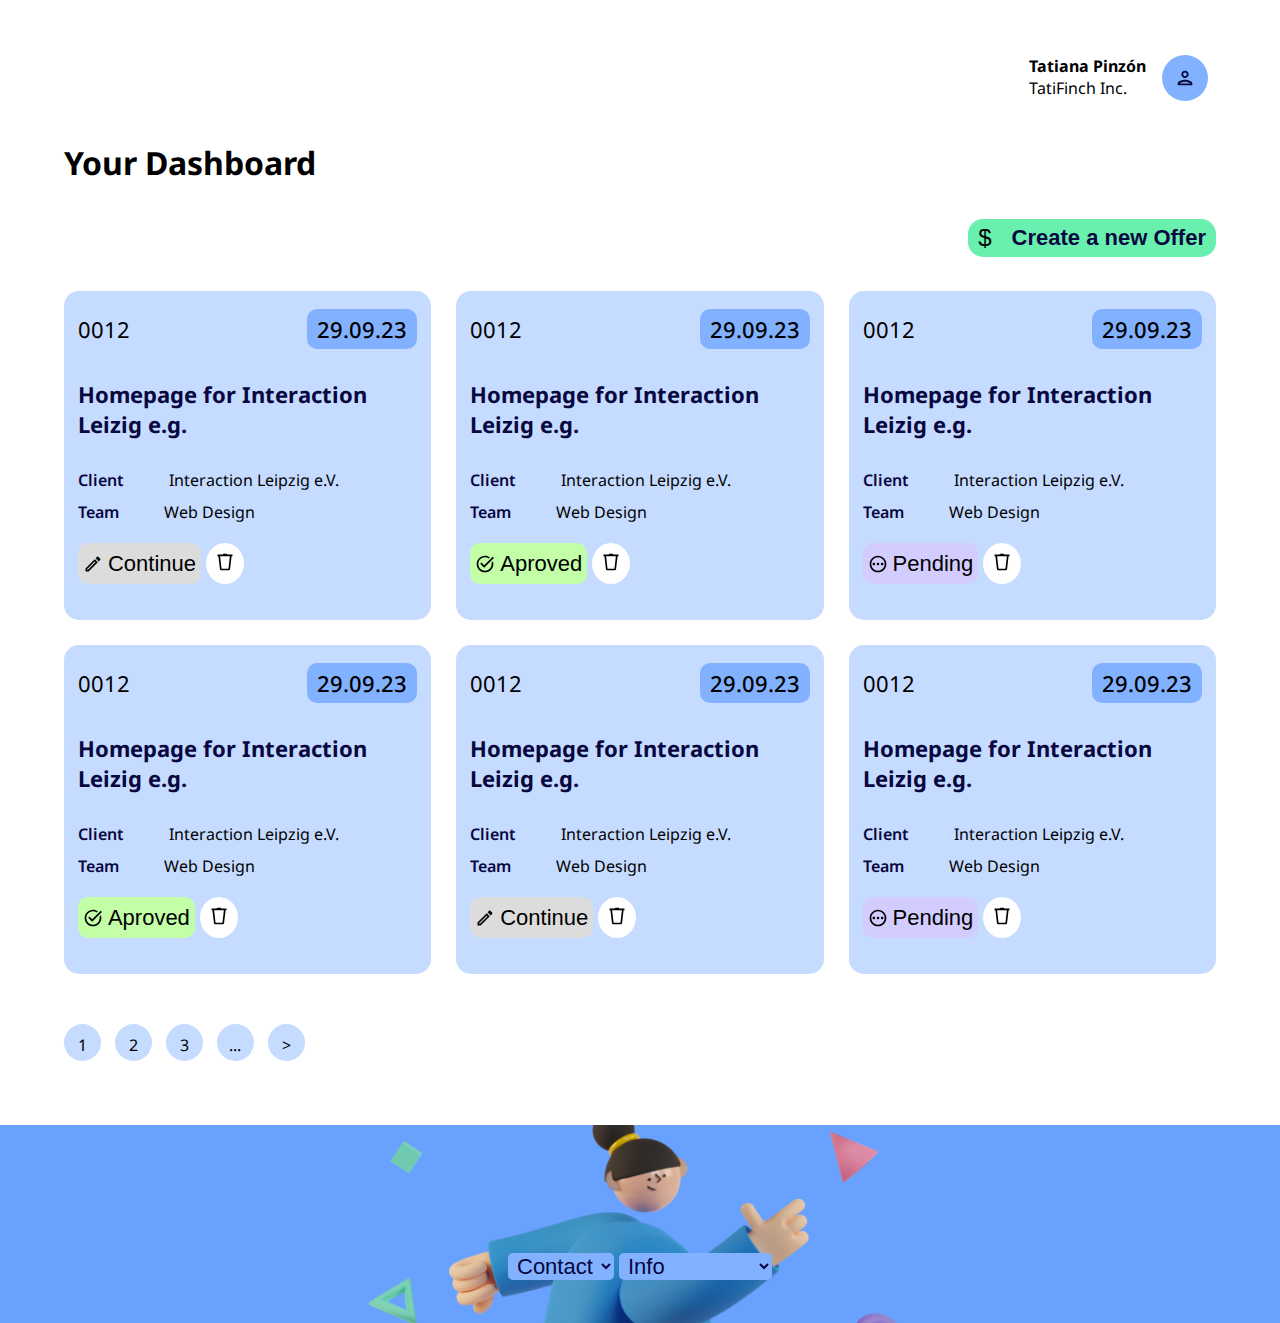
<file: index.html>
<!DOCTYPE html>
<html lang="en">
  <head>
    <meta charset="UTF-8" />
    <meta name="viewport" content="width=device-width, initial-scale=1.0" />
    <title>Calci the Calculator</title>
    <script type="module" src="/main.js" defer></script>
    <link rel="stylesheet" href="/main.css" />
    <link rel="preconnect" href="https://fonts.googleapis.com" />
    <link rel="preconnect" href="https://fonts.gstatic.com" crossorigin />
    <link
      href="https://fonts.googleapis.com/css2?family=Inter:wght@400;500;600;700;800&family=Noto+Sans:wght@400;500;600;700&display=swap"
      rel="stylesheet"
    />
  </head>
  <body>
    <div class="container">
      <header>
        <div class="login-text">
          <strong>Tatiana Pinzón</strong>
          <span>TatiFinch Inc.</span>
        </div>
        <svg
          class="person"
          width="46"
          height="46"
          viewBox="0 0 46 46"
          fill="none"
          xmlns="http://www.w3.org/2000/svg"
        >
          <g id="Person" clip-path="url(#clip0_11_410)">
            <path
              id="Vector"
              d="M23 11.5013C25.1083 11.5013 26.8333 13.2263 26.8333 15.3346C26.8333 17.443 25.1083 19.168 23 19.168C20.8917 19.168 19.1667 17.443 19.1667 15.3346C19.1667 13.2263 20.8917 11.5013 23 11.5013ZM23 30.668C28.175 30.668 34.1167 33.1405 34.5 34.5013H11.5C11.9408 33.1213 17.8442 30.668 23 30.668ZM23 7.66797C18.7642 7.66797 15.3333 11.0988 15.3333 15.3346C15.3333 19.5705 18.7642 23.0013 23 23.0013C27.2358 23.0013 30.6667 19.5705 30.6667 15.3346C30.6667 11.0988 27.2358 7.66797 23 7.66797ZM23 26.8346C17.8825 26.8346 7.66667 29.403 7.66667 34.5013V38.3346H38.3333V34.5013C38.3333 29.403 28.1175 26.8346 23 26.8346Z"
              fill="#08073F"
            />
          </g>
          <defs>
            <clipPath id="clip0_11_410">
              <rect width="46" height="46" fill="white" />
            </clipPath>
          </defs>
        </svg>
      </header>
      <aside class="sidebar">
        <div class="sidebar-logo">
          <img src="/assets/logoTatiDesign.png" alt="logo" />
          <strong>Fortuna</strong>
        </div>
        <div class="sidebar-text">
          <ul>
            <div class="sidebar-icon">
              <svg
                xmlns="http://www.w3.org/2000/svg"
                fill="none"
                viewBox="0 0 24 24"
                stroke-width="1.5"
                stroke="currentColor"
                class="icons"
              >
                <path
                  stroke-linecap="round"
                  stroke-linejoin="round"
                  d="M17.982 18.725A7.488 7.488 0 0012 15.75a7.488 7.488 0 00-5.982 2.975m11.963 0a9 9 0 10-11.963 0m11.963 0A8.966 8.966 0 0112 21a8.966 8.966 0 01-5.982-2.275M15 9.75a3 3 0 11-6 0 3 3 0 016 0z"
                />
              </svg>

              <a href="#">Profile</a>
            </div>
            <div class="sidebar-icon">
              <svg
                xmlns="http://www.w3.org/2000/svg"
                width="20"
                height="20"
                viewBox="0 0 20 20"
                fill="none"
                class="icons"
              >
                <g clip-path="url(#clip0_246_220)">
                  <path
                    d="M3.33333 10.8333C4.25 10.8333 5 10.0833 5 9.16667C5 8.25 4.25 7.5 3.33333 7.5C2.41667 7.5 1.66667 8.25 1.66667 9.16667C1.66667 10.0833 2.41667 10.8333 3.33333 10.8333ZM4.275 11.75C3.96667 11.7 3.65833 11.6667 3.33333 11.6667C2.50833 11.6667 1.725 11.8417 1.01667 12.15C0.4 12.4167 0 13.0167 0 13.6917V15H3.75V13.6583C3.75 12.9667 3.94167 12.3167 4.275 11.75ZM16.6667 10.8333C17.5833 10.8333 18.3333 10.0833 18.3333 9.16667C18.3333 8.25 17.5833 7.5 16.6667 7.5C15.75 7.5 15 8.25 15 9.16667C15 10.0833 15.75 10.8333 16.6667 10.8333ZM20 13.6917C20 13.0167 19.6 12.4167 18.9833 12.15C18.275 11.8417 17.4917 11.6667 16.6667 11.6667C16.3417 11.6667 16.0333 11.7 15.725 11.75C16.0583 12.3167 16.25 12.9667 16.25 13.6583V15H20V13.6917ZM13.5333 11.375C12.5583 10.9417 11.3583 10.625 10 10.625C8.64167 10.625 7.44167 10.95 6.46667 11.375C5.56667 11.775 5 12.675 5 13.6583V15H15V13.6583C15 12.675 14.4333 11.775 13.5333 11.375ZM6.725 13.3333C6.8 13.1417 6.83333 13.0083 7.48333 12.7583C8.29167 12.4417 9.14167 12.2917 10 12.2917C10.8583 12.2917 11.7083 12.4417 12.5167 12.7583C13.1583 13.0083 13.1917 13.1417 13.275 13.3333H6.725ZM10 6.66667C10.4583 6.66667 10.8333 7.04167 10.8333 7.5C10.8333 7.95833 10.4583 8.33333 10 8.33333C9.54167 8.33333 9.16667 7.95833 9.16667 7.5C9.16667 7.04167 9.54167 6.66667 10 6.66667ZM10 5C8.61667 5 7.5 6.11667 7.5 7.5C7.5 8.88333 8.61667 10 10 10C11.3833 10 12.5 8.88333 12.5 7.5C12.5 6.11667 11.3833 5 10 5Z"
                    fill="#1D3A6B"
                  />
                </g>
                <defs>
                  <clipPath id="clip0_246_220">
                    <rect width="20" height="20" fill="white" />
                  </clipPath>
                </defs>
              </svg>

              <a href="/html/employee.html">Employees</a>
            </div>
            <div class="sidebar-icon">
              <svg
                xmlns="http://www.w3.org/2000/svg"
                width="20"
                height="20"
                viewBox="0 0 20 20"
                fill="none"
                class="icons"
              >
                <g clip-path="url(#clip0_243_453)">
                  <path
                    d="M16.6666 5.83333H13.3333V4.16667L11.6666 2.5H8.33329L6.66663 4.16667V5.83333H3.33329C2.41663 5.83333 1.66663 6.58333 1.66663 7.5V11.6667C1.66663 12.2917 1.99996 12.8167 2.49996 13.1083V15.8333C2.49996 16.7583 3.24163 17.5 4.16663 17.5H15.8333C16.7583 17.5 17.5 16.7583 17.5 15.8333V13.1C17.9916 12.8083 18.3333 12.275 18.3333 11.6667V7.5C18.3333 6.58333 17.5833 5.83333 16.6666 5.83333ZM8.33329 4.16667H11.6666V5.83333H8.33329V4.16667ZM3.33329 7.5H16.6666V11.6667H12.5V9.16667H7.49996V11.6667H3.33329V7.5ZM10.8333 12.5H9.16663V10.8333H10.8333V12.5ZM15.8333 15.8333H4.16663V13.3333H7.49996V14.1667H12.5V13.3333H15.8333V15.8333Z"
                    fill="#1D3A6B"
                  />
                </g>
                <defs>
                  <clipPath id="clip0_243_453">
                    <rect width="20" height="20" fill="white" />
                  </clipPath>
                </defs>
              </svg>

              <a href="#">Clients</a>
            </div>
            <div class="sidebar-icon">
              <svg
                xmlns="http://www.w3.org/2000/svg"
                width="20"
                height="20"
                viewBox="0 0 20 20"
                fill="none"
                class="icons"
              >
                <g clip-path="url(#clip0_246_227)">
                  <path
                    d="M14.1666 12.4987H15.8333V14.1654H14.1666V12.4987ZM14.1666 9.16536H15.8333V10.832H14.1666V9.16536ZM14.1666 5.83203H15.8333V7.4987H14.1666V5.83203ZM11.45 5.83203L12.5 6.53203V5.83203H11.45Z"
                    fill="#1D3A6B"
                  />
                  <path
                    d="M8.33337 2.5V3.75833L10 4.86667V4.16667H17.5V15.8333H14.1667V17.5H19.1667V2.5H8.33337Z"
                    fill="#1D3A6B"
                  />
                  <path
                    d="M6.80837 4.75L12.5 8.54167V17.5H0.833374V8.73333L6.80837 4.75ZM8.33337 15.8333H10.8334V9.3L6.80837 6.74167L2.50004 9.48333V15.8333H5.00004V10.8333H8.33337V15.8333Z"
                    fill="#1D3A6B"
                  />
                </g>
                <defs>
                  <clipPath id="clip0_246_227">
                    <rect width="20" height="20" fill="white" />
                  </clipPath>
                </defs>
              </svg>

              <a href="#">Fixed Costs</a>
            </div>
          </ul>
        </div>
      </aside>
      <main>
        <div class="main-menu">
          <h1>Your Dashboard</h1>
          <div class="buttons">
            <select name="clients" id="dropdown">
              <option value="option1">Clients</option>
              <option value="2">Option 1</option>
              <option value="3">Option 2</option>
              <option value="4">Option 3</option>
            </select>
            <select name="clients" id="dropdown">
              <option value="option1">Team</option>
              <option value="2">Option 1</option>
              <option value="3">Option 2</option>
              <option value="4">Option 3</option>
            </select>
            <select name="clients" id="dropdown">
              <option value="option1">Date</option>
              <option value="2">Option 1</option>
              <option value="3">Option 2</option>
              <option value="4">Option 3</option>
            </select>
            <select name="clients" id="dropdown">
              <option value="option1">Status</option>
              <option value="2">Option 1</option>
              <option value="3">Option 2</option>
              <option value="4">Option 3</option>
            </select>
            <button class="offer-button">
              <span>$</span>
              <a href="/html/offer.html">Create a new Offer</a>
            </button>
          </div>
        </div>
        <div class="card-wrapper">
          <div class="card">
            <div class="card-date">
              <p>0012</p>
              <span>29.09.23</span>
            </div>
            <h2>Homepage for Interaction Leizig e.g.</h2>
            <div class="card-info">
              <div class="card-infotext">
                <span>Client</span>
                <p>Interaction Leipzig e.V.</p>
              </div>
              <div class="card-infotext">
                <span>Team</span>
                <p>Web Design</p>
              </div>
            </div>
            <div class="card-buttons">
              <button class="status-continue">
                <svg
                  xmlns="http://www.w3.org/2000/svg"
                  width="20"
                  height="20"
                  viewBox="0 0 20 20"
                  fill="none"
                >
                  <g clip-path="url(#clip0_6_212)">
                    <path
                      d="M11.7167 7.51667L12.4833 8.28333L4.93333 15.8333H4.16667V15.0667L11.7167 7.51667ZM14.7167 2.5C14.5083 2.5 14.2917 2.58333 14.1333 2.74167L12.6083 4.26667L15.7333 7.39167L17.2583 5.86667C17.5833 5.54167 17.5833 5.01667 17.2583 4.69167L15.3083 2.74167C15.1417 2.575 14.9333 2.5 14.7167 2.5ZM11.7167 5.15833L2.5 14.375V17.5H5.625L14.8417 8.28333L11.7167 5.15833Z"
                      fill="black"
                    />
                  </g>
                  <defs>
                    <clipPath id="clip0_6_212">
                      <rect width="20" height="20" fill="white" />
                    </clipPath>
                  </defs>
                </svg>
                <span>Continue</span>
              </button>
              <button class="trash-button">
                <svg
                  xmlns="http://www.w3.org/2000/svg"
                  width="20"
                  height="20"
                  viewBox="0 0 20 20"
                  fill="none"
                >
                  <path
                    d="M8.33333 1.66797L7.5 2.5013H2.5V4.16797H3.42448L4.91048 16.8812V16.8877C5.01967 17.7099 5.7336 18.3346 6.5625 18.3346H13.4359C14.2648 18.3346 14.9787 17.7099 15.0879 16.8877L15.0895 16.8812L16.5755 4.16797H17.5V2.5013H12.5L11.6667 1.66797H8.33333ZM5.10417 4.16797H14.8958L13.4359 16.668H6.5625L5.10417 4.16797Z"
                    fill="black"
                  />
                </svg>
              </button>
            </div>
          </div>
          <div class="card">
            <div class="card-date">
              <p>0012</p>
              <span>29.09.23</span>
            </div>
            <h2>Homepage for Interaction Leizig e.g.</h2>
            <div class="card-info">
              <div class="card-infotext">
                <span>Client</span>
                <p>Interaction Leipzig e.V.</p>
              </div>
              <div class="card-infotext">
                <span>Team</span>
                <p>Web Design</p>
              </div>
            </div>
            <div class="card-buttons">
              <button class="status-aproved">
                <svg
                  xmlns="http://www.w3.org/2000/svg"
                  width="20"
                  height="20"
                  viewBox="0 0 20 20"
                  fill="none"
                >
                  <path
                    d="M10 1.66797C5.40502 1.66797 1.66669 5.4063 1.66669 10.0013C1.66669 14.5963 5.40502 18.3346 10 18.3346C14.595 18.3346 18.3334 14.5963 18.3334 10.0013C18.3334 9.06297 18.17 8.16314 17.8825 7.32064L16.5332 8.66992C16.6207 9.09992 16.6667 9.54547 16.6667 10.0013C16.6667 13.6771 13.6759 16.668 10 16.668C6.32419 16.668 3.33335 13.6771 3.33335 10.0013C3.33335 6.32547 6.32419 3.33464 10 3.33464C11.3609 3.33464 12.6266 3.74621 13.6833 4.44954L14.8763 3.25651C13.503 2.26151 11.8209 1.66797 10 1.66797ZM17.7442 2.74544L9.16669 11.3229L6.42255 8.57878L5.24416 9.75716L9.16669 13.6797L18.9225 3.92383L17.7442 2.74544Z"
                    fill="black"
                  />
                </svg>
                <span>Aproved</span>
              </button>
              <button class="trash-button">
                <svg
                  xmlns="http://www.w3.org/2000/svg"
                  width="20"
                  height="20"
                  viewBox="0 0 20 20"
                  fill="none"
                >
                  <path
                    d="M8.33333 1.66797L7.5 2.5013H2.5V4.16797H3.42448L4.91048 16.8812V16.8877C5.01967 17.7099 5.7336 18.3346 6.5625 18.3346H13.4359C14.2648 18.3346 14.9787 17.7099 15.0879 16.8877L15.0895 16.8812L16.5755 4.16797H17.5V2.5013H12.5L11.6667 1.66797H8.33333ZM5.10417 4.16797H14.8958L13.4359 16.668H6.5625L5.10417 4.16797Z"
                    fill="black"
                  />
                </svg>
              </button>
            </div>
          </div>
          <div class="card">
            <div class="card-date">
              <p>0012</p>
              <span>29.09.23</span>
            </div>
            <h2>Homepage for Interaction Leizig e.g.</h2>
            <div class="card-info">
              <div class="card-infotext">
                <span>Client</span>
                <p>Interaction Leipzig e.V.</p>
              </div>
              <div class="card-infotext">
                <span>Team</span>
                <p>Web Design</p>
              </div>
            </div>
            <div class="card-buttons">
              <button class="status-pending">
                <svg
                  xmlns="http://www.w3.org/2000/svg"
                  width="20"
                  height="20"
                  viewBox="0 0 20 20"
                  fill="none"
                >
                  <g clip-path="url(#clip0_6_86)">
                    <path
                      d="M9.99996 1.66797C5.39996 1.66797 1.66663 5.4013 1.66663 10.0013C1.66663 14.6013 5.39996 18.3346 9.99996 18.3346C14.6 18.3346 18.3333 14.6013 18.3333 10.0013C18.3333 5.4013 14.6 1.66797 9.99996 1.66797ZM9.99996 16.668C6.31663 16.668 3.33329 13.6846 3.33329 10.0013C3.33329 6.31797 6.31663 3.33464 9.99996 3.33464C13.6833 3.33464 16.6666 6.31797 16.6666 10.0013C16.6666 13.6846 13.6833 16.668 9.99996 16.668Z"
                      fill="black"
                    />
                    <path
                      d="M5.83325 11.25C6.52361 11.25 7.08325 10.6904 7.08325 10C7.08325 9.30964 6.52361 8.75 5.83325 8.75C5.1429 8.75 4.58325 9.30964 4.58325 10C4.58325 10.6904 5.1429 11.25 5.83325 11.25Z"
                      fill="black"
                    />
                    <path
                      d="M10 11.25C10.6904 11.25 11.25 10.6904 11.25 10C11.25 9.30964 10.6904 8.75 10 8.75C9.30964 8.75 8.75 9.30964 8.75 10C8.75 10.6904 9.30964 11.25 10 11.25Z"
                      fill="black"
                    />
                    <path
                      d="M14.1666 11.25C14.857 11.25 15.4166 10.6904 15.4166 10C15.4166 9.30964 14.857 8.75 14.1666 8.75C13.4763 8.75 12.9166 9.30964 12.9166 10C12.9166 10.6904 13.4763 11.25 14.1666 11.25Z"
                      fill="black"
                    />
                  </g>
                  <defs>
                    <clipPath id="clip0_6_86">
                      <rect width="20" height="20" fill="white" />
                    </clipPath>
                  </defs>
                </svg>
                <span>Pending</span>
              </button>
              <button class="trash-button">
                <svg
                  xmlns="http://www.w3.org/2000/svg"
                  width="20"
                  height="20"
                  viewBox="0 0 20 20"
                  fill="none"
                >
                  <path
                    d="M8.33333 1.66797L7.5 2.5013H2.5V4.16797H3.42448L4.91048 16.8812V16.8877C5.01967 17.7099 5.7336 18.3346 6.5625 18.3346H13.4359C14.2648 18.3346 14.9787 17.7099 15.0879 16.8877L15.0895 16.8812L16.5755 4.16797H17.5V2.5013H12.5L11.6667 1.66797H8.33333ZM5.10417 4.16797H14.8958L13.4359 16.668H6.5625L5.10417 4.16797Z"
                    fill="black"
                  />
                </svg>
              </button>
            </div>
          </div>
          <div class="card">
            <div class="card-date">
              <p>0012</p>
              <span>29.09.23</span>
            </div>
            <h2>Homepage for Interaction Leizig e.g.</h2>
            <div class="card-info">
              <div class="card-infotext">
                <span>Client</span>
                <p>Interaction Leipzig e.V.</p>
              </div>
              <div class="card-infotext">
                <span>Team</span>
                <p>Web Design</p>
              </div>
            </div>
            <div class="card-buttons">
              <button class="status-aproved">
                <svg
                  xmlns="http://www.w3.org/2000/svg"
                  width="20"
                  height="20"
                  viewBox="0 0 20 20"
                  fill="none"
                >
                  <path
                    d="M10 1.66797C5.40502 1.66797 1.66669 5.4063 1.66669 10.0013C1.66669 14.5963 5.40502 18.3346 10 18.3346C14.595 18.3346 18.3334 14.5963 18.3334 10.0013C18.3334 9.06297 18.17 8.16314 17.8825 7.32064L16.5332 8.66992C16.6207 9.09992 16.6667 9.54547 16.6667 10.0013C16.6667 13.6771 13.6759 16.668 10 16.668C6.32419 16.668 3.33335 13.6771 3.33335 10.0013C3.33335 6.32547 6.32419 3.33464 10 3.33464C11.3609 3.33464 12.6266 3.74621 13.6833 4.44954L14.8763 3.25651C13.503 2.26151 11.8209 1.66797 10 1.66797ZM17.7442 2.74544L9.16669 11.3229L6.42255 8.57878L5.24416 9.75716L9.16669 13.6797L18.9225 3.92383L17.7442 2.74544Z"
                    fill="black"
                  />
                </svg>
                <span>Aproved</span>
              </button>
              <button class="trash-button">
                <svg
                  xmlns="http://www.w3.org/2000/svg"
                  width="20"
                  height="20"
                  viewBox="0 0 20 20"
                  fill="none"
                >
                  <path
                    d="M8.33333 1.66797L7.5 2.5013H2.5V4.16797H3.42448L4.91048 16.8812V16.8877C5.01967 17.7099 5.7336 18.3346 6.5625 18.3346H13.4359C14.2648 18.3346 14.9787 17.7099 15.0879 16.8877L15.0895 16.8812L16.5755 4.16797H17.5V2.5013H12.5L11.6667 1.66797H8.33333ZM5.10417 4.16797H14.8958L13.4359 16.668H6.5625L5.10417 4.16797Z"
                    fill="black"
                  />
                </svg>
              </button>
            </div>
          </div>
          <div class="card">
            <div class="card-date">
              <p>0012</p>
              <span>29.09.23</span>
            </div>
            <h2>Homepage for Interaction Leizig e.g.</h2>
            <div class="card-info">
              <div class="card-infotext">
                <span>Client</span>
                <p>Interaction Leipzig e.V.</p>
              </div>
              <div class="card-infotext">
                <span>Team</span>
                <p>Web Design</p>
              </div>
            </div>
            <div class="card-buttons">
              <button class="status-continue">
                <svg
                  xmlns="http://www.w3.org/2000/svg"
                  width="20"
                  height="20"
                  viewBox="0 0 20 20"
                  fill="none"
                >
                  <g clip-path="url(#clip0_6_212)">
                    <path
                      d="M11.7167 7.51667L12.4833 8.28333L4.93333 15.8333H4.16667V15.0667L11.7167 7.51667ZM14.7167 2.5C14.5083 2.5 14.2917 2.58333 14.1333 2.74167L12.6083 4.26667L15.7333 7.39167L17.2583 5.86667C17.5833 5.54167 17.5833 5.01667 17.2583 4.69167L15.3083 2.74167C15.1417 2.575 14.9333 2.5 14.7167 2.5ZM11.7167 5.15833L2.5 14.375V17.5H5.625L14.8417 8.28333L11.7167 5.15833Z"
                      fill="black"
                    />
                  </g>
                  <defs>
                    <clipPath id="clip0_6_212">
                      <rect width="20" height="20" fill="white" />
                    </clipPath>
                  </defs>
                </svg>
                <span>Continue</span>
              </button>
              <button class="trash-button">
                <svg
                  xmlns="http://www.w3.org/2000/svg"
                  width="20"
                  height="20"
                  viewBox="0 0 20 20"
                  fill="none"
                >
                  <path
                    d="M8.33333 1.66797L7.5 2.5013H2.5V4.16797H3.42448L4.91048 16.8812V16.8877C5.01967 17.7099 5.7336 18.3346 6.5625 18.3346H13.4359C14.2648 18.3346 14.9787 17.7099 15.0879 16.8877L15.0895 16.8812L16.5755 4.16797H17.5V2.5013H12.5L11.6667 1.66797H8.33333ZM5.10417 4.16797H14.8958L13.4359 16.668H6.5625L5.10417 4.16797Z"
                    fill="black"
                  />
                </svg>
              </button>
            </div>
          </div>
          <div class="card">
            <div class="card-date">
              <p>0012</p>
              <span>29.09.23</span>
            </div>
            <h2>Homepage for Interaction Leizig e.g.</h2>
            <div class="card-info">
              <div class="card-infotext">
                <span>Client</span>
                <p>Interaction Leipzig e.V.</p>
              </div>
              <div class="card-infotext">
                <span>Team</span>
                <p>Web Design</p>
              </div>
            </div>
            <div class="card-buttons">
              <button class="status-pending">
                <svg
                  xmlns="http://www.w3.org/2000/svg"
                  width="20"
                  height="20"
                  viewBox="0 0 20 20"
                  fill="none"
                >
                  <g clip-path="url(#clip0_6_86)">
                    <path
                      d="M9.99996 1.66797C5.39996 1.66797 1.66663 5.4013 1.66663 10.0013C1.66663 14.6013 5.39996 18.3346 9.99996 18.3346C14.6 18.3346 18.3333 14.6013 18.3333 10.0013C18.3333 5.4013 14.6 1.66797 9.99996 1.66797ZM9.99996 16.668C6.31663 16.668 3.33329 13.6846 3.33329 10.0013C3.33329 6.31797 6.31663 3.33464 9.99996 3.33464C13.6833 3.33464 16.6666 6.31797 16.6666 10.0013C16.6666 13.6846 13.6833 16.668 9.99996 16.668Z"
                      fill="black"
                    />
                    <path
                      d="M5.83325 11.25C6.52361 11.25 7.08325 10.6904 7.08325 10C7.08325 9.30964 6.52361 8.75 5.83325 8.75C5.1429 8.75 4.58325 9.30964 4.58325 10C4.58325 10.6904 5.1429 11.25 5.83325 11.25Z"
                      fill="black"
                    />
                    <path
                      d="M10 11.25C10.6904 11.25 11.25 10.6904 11.25 10C11.25 9.30964 10.6904 8.75 10 8.75C9.30964 8.75 8.75 9.30964 8.75 10C8.75 10.6904 9.30964 11.25 10 11.25Z"
                      fill="black"
                    />
                    <path
                      d="M14.1666 11.25C14.857 11.25 15.4166 10.6904 15.4166 10C15.4166 9.30964 14.857 8.75 14.1666 8.75C13.4763 8.75 12.9166 9.30964 12.9166 10C12.9166 10.6904 13.4763 11.25 14.1666 11.25Z"
                      fill="black"
                    />
                  </g>
                  <defs>
                    <clipPath id="clip0_6_86">
                      <rect width="20" height="20" fill="white" />
                    </clipPath>
                  </defs>
                </svg>
                <span>Pending</span>
              </button>
              <button class="trash-button">
                <svg
                  xmlns="http://www.w3.org/2000/svg"
                  width="20"
                  height="20"
                  viewBox="0 0 20 20"
                  fill="none"
                >
                  <path
                    d="M8.33333 1.66797L7.5 2.5013H2.5V4.16797H3.42448L4.91048 16.8812V16.8877C5.01967 17.7099 5.7336 18.3346 6.5625 18.3346H13.4359C14.2648 18.3346 14.9787 17.7099 15.0879 16.8877L15.0895 16.8812L16.5755 4.16797H17.5V2.5013H12.5L11.6667 1.66797H8.33333ZM5.10417 4.16797H14.8958L13.4359 16.668H6.5625L5.10417 4.16797Z"
                    fill="black"
                  />
                </svg>
              </button>
            </div>
          </div>
        </div>
        <div class="pages">
          <div class="circle">1</div>
          <div class="circle">2</div>
          <div class="circle">3</div>
          <div class="circle">...</div>
          <div class="circle">></div>
        </div>
      </main>
      <footer>
        <div class="sally"></div>
        <div class="contact-container">
          <div class="contact">
            <strong>Fortuna 2023</strong>
            <div class="contact-information">
              <svg
                xmlns="http://www.w3.org/2000/svg"
                width="20"
                height="20"
                viewBox="0 0 20 20"
                fill="none"
              >
                <g clip-path="url(#clip0_109_444)">
                  <path
                    d="M16.6667 12.9167C15.625 12.9167 14.625 12.75 13.6917 12.4417C13.6083 12.4167 13.5167 12.4 13.4333 12.4C13.2167 12.4 13.0083 12.4833 12.8417 12.6417L11.0083 14.475C8.65 13.275 6.71667 11.35 5.51667 8.99167L7.35 7.15C7.58333 6.925 7.65 6.6 7.55833 6.30833C7.25 5.375 7.08333 4.375 7.08333 3.33333C7.08333 2.875 6.70833 2.5 6.25 2.5H3.33333C2.875 2.5 2.5 2.875 2.5 3.33333C2.5 11.1583 8.84167 17.5 16.6667 17.5C17.125 17.5 17.5 17.125 17.5 16.6667V13.75C17.5 13.2917 17.125 12.9167 16.6667 12.9167ZM4.19167 4.16667H5.44167C5.5 4.9 5.625 5.625 5.825 6.325L4.825 7.33333C4.48333 6.325 4.26667 5.26667 4.19167 4.16667ZM15.8333 15.8083C14.7333 15.7333 13.6667 15.5167 12.6667 15.175L13.6667 14.175C14.375 14.375 15.1 14.5 15.8333 14.55V15.8083ZM10 2.5V10.8333L12.5 8.33333H17.5V2.5H10ZM15.8333 6.66667H11.6667V4.16667H15.8333V6.66667Z"
                    fill="#08073F"
                  />
                </g>
                <defs>
                  <clipPath id="clip0_109_444">
                    <rect width="20" height="20" fill="white" />
                  </clipPath>
                </defs>
              </svg>
              <a href="tel:015-9853-22">015 9853 22</a>
            </div>
            <div class="contact-information">
              <svg
                xmlns="http://www.w3.org/2000/svg"
                width="18"
                height="14"
                viewBox="0 0 18 14"
                fill="none"
              >
                <path
                  d="M17.3334 1.9987C17.3334 1.08203 16.5834 0.332031 15.6667 0.332031H2.33335C1.41669 0.332031 0.666687 1.08203 0.666687 1.9987V11.9987C0.666687 12.9154 1.41669 13.6654 2.33335 13.6654H15.6667C16.5834 13.6654 17.3334 12.9154 17.3334 11.9987V1.9987ZM15.6667 1.9987L9.00002 6.16536L2.33335 1.9987H15.6667ZM15.6667 11.9987H2.33335V3.66536L9.00002 7.83203L15.6667 3.66536V11.9987Z"
                  fill="#08073F"
                />
              </svg>
              <a href="mailto:fortuna@mail.com">fortuna@mail.com</a>
            </div>
          </div>
          <div class="links">
            <div class="contact-information">
              <a href="#">Impressum</a>
              <svg
                xmlns="http://www.w3.org/2000/svg"
                width="29"
                height="29"
                viewBox="0 0 29 29"
                fill="none"
              >
                <path
                  d="M9.42804 9.42818L9.42805 11.0899L16.01 11.0958L8.83879 18.267L10.0173 19.4455L17.1885 12.2743L17.1826 18.8563H18.8561V9.42818H9.42804Z"
                  fill="#08073F"
                />
              </svg>
            </div>
            <div class="contact-information">
              <a href="#">Datenschutz</a>
              <svg
                xmlns="http://www.w3.org/2000/svg"
                width="29"
                height="29"
                viewBox="0 0 29 29"
                fill="none"
              >
                <path
                  d="M9.42804 9.42818L9.42805 11.0899L16.01 11.0958L8.83879 18.267L10.0173 19.4455L17.1885 12.2743L17.1826 18.8563H18.8561V9.42818H9.42804Z"
                  fill="#08073F"
                />
              </svg>
            </div>
          </div>
        </div>
        <div class="contact-links">
          <select name="contact" id="dropdown-two">
            <option value="1">Contact</option>
            <option value="2">
              <a class="contact-link-one" href="#">Phone</a>
              <svg
                xmlns="http://www.w3.org/2000/svg"
                width="29"
                height="29"
                viewBox="0 0 29 29"
                fill="none"
              >
                <path
                  d="M9.42804 9.42818L9.42805 11.0899L16.01 11.0958L8.83879 18.267L10.0173 19.4455L17.1885 12.2743L17.1826 18.8563H18.8561V9.42818H9.42804Z"
                  fill="#08073F"
                />
              </svg>
            </option>
            <option value="3">
              <a class="contact-link-one" href="#">E-Mail</a>
              <svg
                xmlns="http://www.w3.org/2000/svg"
                width="29"
                height="29"
                viewBox="0 0 29 29"
                fill="none"
              >
                <path
                  d="M9.42804 9.42818L9.42805 11.0899L16.01 11.0958L8.83879 18.267L10.0173 19.4455L17.1885 12.2743L17.1826 18.8563H18.8561V9.42818H9.42804Z"
                  fill="#08073F"
                />
              </svg>
            </option>
          </select>
          <select name="contact" id="dropdown-two">
            <option value="1">Info</option>
            <option value="2">
              <a class="contact-link-one" href="#">Impressum</a>
              <svg
                xmlns="http://www.w3.org/2000/svg"
                width="29"
                height="29"
                viewBox="0 0 29 29"
                fill="none"
              >
                <path
                  d="M9.42804 9.42818L9.42805 11.0899L16.01 11.0958L8.83879 18.267L10.0173 19.4455L17.1885 12.2743L17.1826 18.8563H18.8561V9.42818H9.42804Z"
                  fill="#08073F"
                />
              </svg>
            </option>
            <option value="3">
              <a class="contact-link-one" href="#">Datenschutz</a>
              <svg
                xmlns="http://www.w3.org/2000/svg"
                width="29"
                height="29"
                viewBox="0 0 29 29"
                fill="none"
              >
                <path
                  d="M9.42804 9.42818L9.42805 11.0899L16.01 11.0958L8.83879 18.267L10.0173 19.4455L17.1885 12.2743L17.1826 18.8563H18.8561V9.42818H9.42804Z"
                  fill="#08073F"
                />
              </svg>
            </option>
          </select>
        </div>
      </footer>
    </div>
  </body>
</html>
</file>
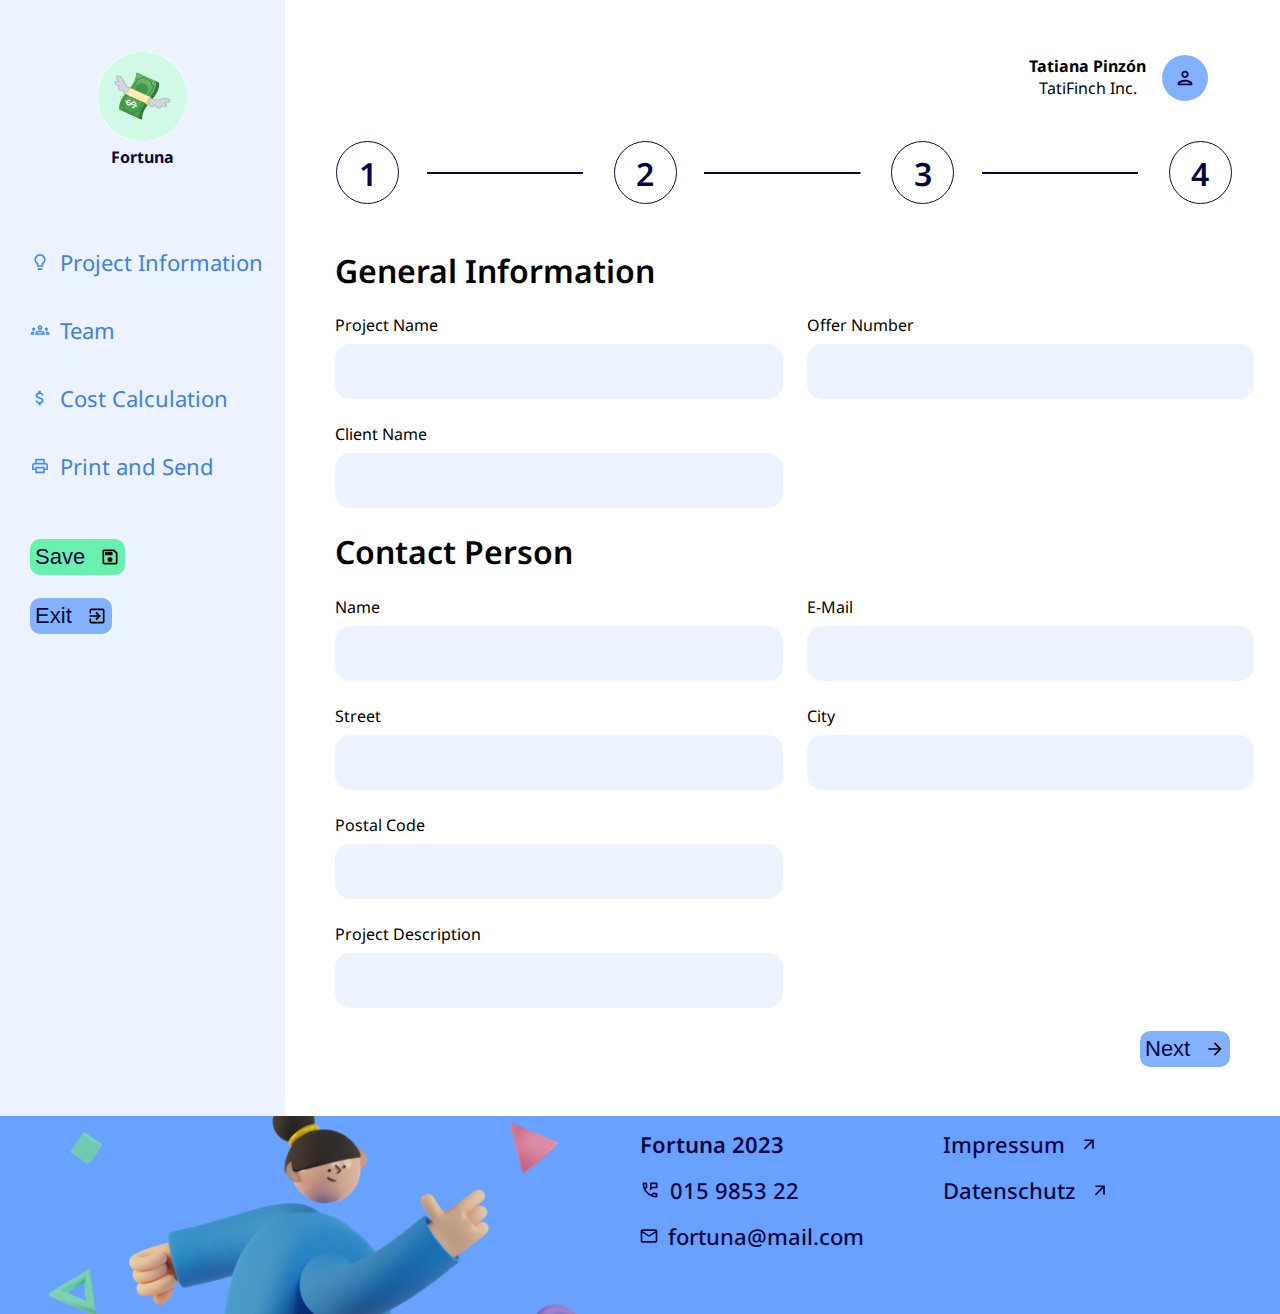
<file: html/offer.html>
<!DOCTYPE html>
<html lang="en">
  <head>
    <meta charset="UTF-8" />
    <meta
      name="viewport"
      content="width=device-width, initial-scale=1.0"
    />
    <title>Create new offer</title>
    <link rel="stylesheet" href="/css/offer.css" />
    <link rel="preconnect" href="https://fonts.googleapis.com" />
    <link
      rel="preconnect"
      href="https://fonts.gstatic.com"
      crossorigin
    />
    <link
      href="https://fonts.googleapis.com/css2?family=Inter:wght@400;500;600;700;800&family=Noto+Sans:wght@400;500;600;700&display=swap"
      rel="stylesheet"
    />
  </head>
  <body>
    <div class="container">
      <header>
        <div class="login-text">
          <strong>Tatiana Pinzón</strong>
          <span>TatiFinch Inc.</span>
        </div>
        <svg
          class="person"
          width="46"
          height="46"
          viewBox="0 0 46 46"
          fill="none"
          xmlns="http://www.w3.org/2000/svg"
        >
          <g id="Person" clip-path="url(#clip0_11_410)">
            <path
              id="Vector"
              d="M23 11.5013C25.1083 11.5013 26.8333 13.2263 26.8333 15.3346C26.8333 17.443 25.1083 19.168 23 19.168C20.8917 19.168 19.1667 17.443 19.1667 15.3346C19.1667 13.2263 20.8917 11.5013 23 11.5013ZM23 30.668C28.175 30.668 34.1167 33.1405 34.5 34.5013H11.5C11.9408 33.1213 17.8442 30.668 23 30.668ZM23 7.66797C18.7642 7.66797 15.3333 11.0988 15.3333 15.3346C15.3333 19.5705 18.7642 23.0013 23 23.0013C27.2358 23.0013 30.6667 19.5705 30.6667 15.3346C30.6667 11.0988 27.2358 7.66797 23 7.66797ZM23 26.8346C17.8825 26.8346 7.66667 29.403 7.66667 34.5013V38.3346H38.3333V34.5013C38.3333 29.403 28.1175 26.8346 23 26.8346Z"
              fill="#08073F"
            />
          </g>
          <defs>
            <clipPath id="clip0_11_410">
              <rect width="46" height="46" fill="white" />
            </clipPath>
          </defs>
        </svg>
      </header>
      <aside class="sidebar">
        <div class="sidebar-logo">
          <img src="/assets/logoTatiDesign.png" alt="logo" />
          <strong>Fortuna</strong>
        </div>
        <div class="sidebar-text">
          <ul>
            <div class="sidebar-icon">
              <svg
                xmlns="http://www.w3.org/2000/svg"
                width="20"
                height="21"
                viewBox="0 0 20 21"
                fill="none"
                class="icons"
              >
                <g clip-path="url(#clip0_15_560)">
                  <path
                    d="M7.49999 18.0013C7.49999 18.4596 7.87499 18.8346 8.33332 18.8346H11.6667C12.125 18.8346 12.5 18.4596 12.5 18.0013V17.168H7.49999V18.0013ZM9.99999 2.16797C6.78332 2.16797 4.16666 4.78464 4.16666 8.0013C4.16666 9.98464 5.15832 11.7263 6.66666 12.7846V14.668C6.66666 15.1263 7.04166 15.5013 7.49999 15.5013H12.5C12.9583 15.5013 13.3333 15.1263 13.3333 14.668V12.7846C14.8417 11.7263 15.8333 9.98464 15.8333 8.0013C15.8333 4.78464 13.2167 2.16797 9.99999 2.16797ZM12.375 11.418L11.6667 11.918V13.8346H8.33332V11.918L7.62499 11.418C6.49999 10.6346 5.83332 9.35964 5.83332 8.0013C5.83332 5.7013 7.69999 3.83464 9.99999 3.83464C12.3 3.83464 14.1667 5.7013 14.1667 8.0013C14.1667 9.35964 13.5 10.6346 12.375 11.418Z"
                    fill="#448AFF"
                  />
                </g>
                <defs>
                  <clipPath id="clip0_15_560">
                    <rect
                      width="20"
                      height="20"
                      fill="white"
                      transform="translate(0 0.5)"
                    />
                  </clipPath>
                </defs>
              </svg>
              <a href="#">Project Information</a>
            </div>
            <div class="sidebar-icon">
              <svg
                xmlns="http://www.w3.org/2000/svg"
                width="20"
                height="21"
                viewBox="0 0 20 21"
                fill="none"
                class="icons"
              >
                <g clip-path="url(#clip0_12_426)">
                  <path
                    d="M3.33333 11.3333C4.25 11.3333 5 10.5833 5 9.66667C5 8.75 4.25 8 3.33333 8C2.41667 8 1.66667 8.75 1.66667 9.66667C1.66667 10.5833 2.41667 11.3333 3.33333 11.3333ZM4.275 12.25C3.96667 12.2 3.65833 12.1667 3.33333 12.1667C2.50833 12.1667 1.725 12.3417 1.01667 12.65C0.4 12.9167 0 13.5167 0 14.1917V15.5H3.75V14.1583C3.75 13.4667 3.94167 12.8167 4.275 12.25ZM16.6667 11.3333C17.5833 11.3333 18.3333 10.5833 18.3333 9.66667C18.3333 8.75 17.5833 8 16.6667 8C15.75 8 15 8.75 15 9.66667C15 10.5833 15.75 11.3333 16.6667 11.3333ZM20 14.1917C20 13.5167 19.6 12.9167 18.9833 12.65C18.275 12.3417 17.4917 12.1667 16.6667 12.1667C16.3417 12.1667 16.0333 12.2 15.725 12.25C16.0583 12.8167 16.25 13.4667 16.25 14.1583V15.5H20V14.1917ZM13.5333 11.875C12.5583 11.4417 11.3583 11.125 10 11.125C8.64167 11.125 7.44167 11.45 6.46667 11.875C5.56667 12.275 5 13.175 5 14.1583V15.5H15V14.1583C15 13.175 14.4333 12.275 13.5333 11.875ZM6.725 13.8333C6.8 13.6417 6.83333 13.5083 7.48333 13.2583C8.29167 12.9417 9.14167 12.7917 10 12.7917C10.8583 12.7917 11.7083 12.9417 12.5167 13.2583C13.1583 13.5083 13.1917 13.6417 13.275 13.8333H6.725ZM10 7.16667C10.4583 7.16667 10.8333 7.54167 10.8333 8C10.8333 8.45833 10.4583 8.83333 10 8.83333C9.54167 8.83333 9.16667 8.45833 9.16667 8C9.16667 7.54167 9.54167 7.16667 10 7.16667ZM10 5.5C8.61667 5.5 7.5 6.61667 7.5 8C7.5 9.38333 8.61667 10.5 10 10.5C11.3833 10.5 12.5 9.38333 12.5 8C12.5 6.61667 11.3833 5.5 10 5.5Z"
                    fill="#448AFF"
                  />
                </g>
                <defs>
                  <clipPath id="clip0_12_426">
                    <rect
                      width="20"
                      height="20"
                      fill="white"
                      transform="translate(0 0.5)"
                    />
                  </clipPath>
                </defs>
              </svg>
              <a href="#">Team</a>
            </div>
            <div class="sidebar-icon">
              <svg
                xmlns="http://www.w3.org/2000/svg"
                width="20"
                height="21"
                viewBox="0 0 20 21"
                fill="none"
                class="icons"
              >
                <g clip-path="url(#clip0_15_549)">
                  <path
                    d="M9.83333 9.58333C7.94166 9.09167 7.33333 8.58333 7.33333 7.79167C7.33333 6.88333 8.175 6.25 9.58333 6.25C11.0667 6.25 11.6167 6.95833 11.6667 8H13.5083C13.45 6.56667 12.575 5.25 10.8333 4.825V3H8.33333V4.8C6.71666 5.15 5.41666 6.2 5.41666 7.80833C5.41666 9.73333 7.00833 10.6917 9.33333 11.25C11.4167 11.75 11.8333 12.4833 11.8333 13.2583C11.8333 13.8333 11.425 14.75 9.58333 14.75C7.86666 14.75 7.19166 13.9833 7.1 13H5.26666C5.36666 14.825 6.73333 15.85 8.33333 16.1917V18H10.8333V16.2083C12.4583 15.9 13.75 14.9583 13.75 13.25C13.75 10.8833 11.725 10.075 9.83333 9.58333Z"
                    fill="#448AFF"
                  />
                </g>
                <defs>
                  <clipPath id="clip0_15_549">
                    <rect
                      width="20"
                      height="20"
                      fill="white"
                      transform="translate(0 0.5)"
                    />
                  </clipPath>
                </defs>
              </svg>
              <a href="#">Cost Calculation</a>
            </div>
            <div class="sidebar-icon">
              <svg
                xmlns="http://www.w3.org/2000/svg"
                width="20"
                height="21"
                viewBox="0 0 20 21"
                fill="none"
                class="icons"
              >
                <g clip-path="url(#clip0_15_552)">
                  <path
                    d="M15.8333 7.16667H15V3H4.99999V7.16667H4.16666C2.78332 7.16667 1.66666 8.28333 1.66666 9.66667V14.6667H4.99999V18H15V14.6667H18.3333V9.66667C18.3333 8.28333 17.2167 7.16667 15.8333 7.16667ZM6.66666 4.66667H13.3333V7.16667H6.66666V4.66667ZM13.3333 14.6667V16.3333H6.66666V13H13.3333V14.6667ZM15 13V11.3333H4.99999V13H3.33332V9.66667C3.33332 9.20833 3.70832 8.83333 4.16666 8.83333H15.8333C16.2917 8.83333 16.6667 9.20833 16.6667 9.66667V13H15Z"
                    fill="#448AFF"
                  />
                  <path
                    d="M15 10.9167C15.4602 10.9167 15.8333 10.5436 15.8333 10.0833C15.8333 9.6231 15.4602 9.25 15 9.25C14.5398 9.25 14.1667 9.6231 14.1667 10.0833C14.1667 10.5436 14.5398 10.9167 15 10.9167Z"
                    fill=""
                  />
                </g>
                <defs>
                  <clipPath id="clip0_15_552">
                    <rect
                      width="20"
                      height="20"
                      fill="white"
                      transform="translate(0 0.5)"
                    />
                  </clipPath>
                </defs>
              </svg>
              <a href="#">Print and Send</a>
            </div>
            <div class="sidebar-buttons">
              <button class="save-button">
                <a href="#">Save</a>
                <svg
                  xmlns="http://www.w3.org/2000/svg"
                  width="20"
                  height="20"
                  viewBox="0 0 20 20"
                  fill="none"
                >
                  <g clip-path="url(#clip0_86_406)">
                    <path
                      d="M14.1667 2.5H4.16667C3.24167 2.5 2.5 3.25 2.5 4.16667V15.8333C2.5 16.75 3.24167 17.5 4.16667 17.5H15.8333C16.75 17.5 17.5 16.75 17.5 15.8333V5.83333L14.1667 2.5ZM15.8333 15.8333H4.16667V4.16667H13.475L15.8333 6.525V15.8333ZM10 10C8.61667 10 7.5 11.1167 7.5 12.5C7.5 13.8833 8.61667 15 10 15C11.3833 15 12.5 13.8833 12.5 12.5C12.5 11.1167 11.3833 10 10 10ZM5 5H12.5V8.33333H5V5Z"
                      fill="black"
                    />
                  </g>
                  <defs>
                    <clipPath id="clip0_86_406">
                      <rect width="20" height="20" fill="white" />
                    </clipPath>
                  </defs>
                </svg>
              </button>
              <button class="exit-button">
                <a href="#">Exit</a>
                <svg
                  xmlns="http://www.w3.org/2000/svg"
                  width="20"
                  height="20"
                  viewBox="0 0 20 20"
                  fill="none"
                >
                  <g clip-path="url(#clip0_86_409)">
                    <path
                      d="M8.40833 12.9917L9.58333 14.1667L13.75 10L9.58333 5.83333L8.40833 7.00833L10.5583 9.16667H2.5V10.8333H10.5583L8.40833 12.9917ZM15.8333 2.5H4.16667C3.24167 2.5 2.5 3.25 2.5 4.16667V7.5H4.16667V4.16667H15.8333V15.8333H4.16667V12.5H2.5V15.8333C2.5 16.75 3.24167 17.5 4.16667 17.5H15.8333C16.75 17.5 17.5 16.75 17.5 15.8333V4.16667C17.5 3.25 16.75 2.5 15.8333 2.5Z"
                      fill="black"
                    />
                  </g>
                  <defs>
                    <clipPath id="clip0_86_409">
                      <rect width="20" height="20" fill="white" />
                    </clipPath>
                  </defs>
                </svg>
              </button>
            </div>
          </ul>
        </div>
      </aside>
      <main>
        <div class="main-pages">
          <div class="circle">
            <a href="/html/offer.html">1</a>
          </div>
          <svg
            xmlns="http://www.w3.org/2000/svg"
            width="164"
            height="2"
            viewBox="0 0 164 2"
            fill="none"
          >
            <path d="M0 1H164" stroke="#08073F" stroke-width="2" />
          </svg>
          <div class="circle">
            <a href="/html/offerPageTwo.html">2</a>
          </div>
          <svg
            xmlns="http://www.w3.org/2000/svg"
            width="164"
            height="2"
            viewBox="0 0 164 2"
            fill="none"
          >
            <path d="M0 1H164" stroke="#08073F" stroke-width="2" />
          </svg>
          <div class="circle">
            <a href="/html/offerPageThree.html">3</a>
          </div>
          <svg
            xmlns="http://www.w3.org/2000/svg"
            width="164"
            height="2"
            viewBox="0 0 164 2"
            fill="none"
          >
            <path d="M0 1H164" stroke="#08073F" stroke-width="2" />
          </svg>
          <div class="circle">
            <a href="/html/offerPagefour.html">4</a>
          </div>
        </div>
        <div class="formular">
          <h2>General Information</h2>
          <div class="general-input">
            <div class="Input">
              <label>Project Name</label>
              <input type="text" />
            </div>
            <div class="Input">
              <label>Offer Number</label>
              <input type="text" />
            </div>
            <div class="Input">
              <label>Client Name</label>
              <input type="text" />
            </div>
          </div>
          <br />
          <h2>Contact Person</h2>
          <div class="contact-input">
            <div class="Input">
              <label>Name</label>
              <input type="text" />
            </div>
            <div class="Input">
              <label>E-Mail</label>
              <input type="text" />
            </div>
            <div class="Input">
              <label>Street</label>
              <input type="text" />
            </div>
            <div class="Input">
              <label>City</label>
              <input type="text" />
            </div>
            <div class="Input">
              <label>Postal Code</label>
              <input type="text" />
            </div>
            <br />
            <div class="Input">
              <label>Project Description</label>
              <input type="text" />
            </div>
          </div>
        </div>
        <button class="next-button">
          <a href="/html/offerPageTwo.html">Next</a>
          <svg
            xmlns="http://www.w3.org/2000/svg"
            width="20"
            height="20"
            viewBox="0 0 20 20"
            fill="none"
          >
            <g clip-path="url(#clip0_88_400)">
              <path
                d="M10 3.33203L8.82504 4.50703L13.475 9.16536H3.33337V10.832H13.475L8.82504 15.4904L10 16.6654L16.6667 9.9987L10 3.33203Z"
                fill="black"
              />
            </g>
            <defs>
              <clipPath id="clip0_88_400">
                <rect width="20" height="20" fill="white" />
              </clipPath>
            </defs>
          </svg>
        </button>
      </main>
      <footer>
        <div class="sally"></div>
        <div class="contact-container">
          <div class="contact">
            <strong>Fortuna 2023</strong>
            <div class="contact-information">
              <svg
                xmlns="http://www.w3.org/2000/svg"
                width="20"
                height="20"
                viewBox="0 0 20 20"
                fill="none"
              >
                <g clip-path="url(#clip0_109_444)">
                  <path
                    d="M16.6667 12.9167C15.625 12.9167 14.625 12.75 13.6917 12.4417C13.6083 12.4167 13.5167 12.4 13.4333 12.4C13.2167 12.4 13.0083 12.4833 12.8417 12.6417L11.0083 14.475C8.65 13.275 6.71667 11.35 5.51667 8.99167L7.35 7.15C7.58333 6.925 7.65 6.6 7.55833 6.30833C7.25 5.375 7.08333 4.375 7.08333 3.33333C7.08333 2.875 6.70833 2.5 6.25 2.5H3.33333C2.875 2.5 2.5 2.875 2.5 3.33333C2.5 11.1583 8.84167 17.5 16.6667 17.5C17.125 17.5 17.5 17.125 17.5 16.6667V13.75C17.5 13.2917 17.125 12.9167 16.6667 12.9167ZM4.19167 4.16667H5.44167C5.5 4.9 5.625 5.625 5.825 6.325L4.825 7.33333C4.48333 6.325 4.26667 5.26667 4.19167 4.16667ZM15.8333 15.8083C14.7333 15.7333 13.6667 15.5167 12.6667 15.175L13.6667 14.175C14.375 14.375 15.1 14.5 15.8333 14.55V15.8083ZM10 2.5V10.8333L12.5 8.33333H17.5V2.5H10ZM15.8333 6.66667H11.6667V4.16667H15.8333V6.66667Z"
                    fill="#08073F"
                  />
                </g>
                <defs>
                  <clipPath id="clip0_109_444">
                    <rect width="20" height="20" fill="white" />
                  </clipPath>
                </defs>
              </svg>
              <a href="tel:015-9853-22">015 9853 22</a>
            </div>
            <div class="contact-information">
              <svg
                xmlns="http://www.w3.org/2000/svg"
                width="18"
                height="14"
                viewBox="0 0 18 14"
                fill="none"
              >
                <path
                  d="M17.3334 1.9987C17.3334 1.08203 16.5834 0.332031 15.6667 0.332031H2.33335C1.41669 0.332031 0.666687 1.08203 0.666687 1.9987V11.9987C0.666687 12.9154 1.41669 13.6654 2.33335 13.6654H15.6667C16.5834 13.6654 17.3334 12.9154 17.3334 11.9987V1.9987ZM15.6667 1.9987L9.00002 6.16536L2.33335 1.9987H15.6667ZM15.6667 11.9987H2.33335V3.66536L9.00002 7.83203L15.6667 3.66536V11.9987Z"
                  fill="#08073F"
                />
              </svg>
              <a href="mailto:fortuna@mail.com">fortuna@mail.com</a>
            </div>
          </div>
          <div class="links">
            <div class="contact-information">
              <a href="#">Impressum</a>
              <svg
                xmlns="http://www.w3.org/2000/svg"
                width="29"
                height="29"
                viewBox="0 0 29 29"
                fill="none"
              >
                <path
                  d="M9.42804 9.42818L9.42805 11.0899L16.01 11.0958L8.83879 18.267L10.0173 19.4455L17.1885 12.2743L17.1826 18.8563H18.8561V9.42818H9.42804Z"
                  fill="#08073F"
                />
              </svg>
            </div>
            <div class="contact-information">
              <a href="#">Datenschutz</a>
              <svg
                xmlns="http://www.w3.org/2000/svg"
                width="29"
                height="29"
                viewBox="0 0 29 29"
                fill="none"
              >
                <path
                  d="M9.42804 9.42818L9.42805 11.0899L16.01 11.0958L8.83879 18.267L10.0173 19.4455L17.1885 12.2743L17.1826 18.8563H18.8561V9.42818H9.42804Z"
                  fill="#08073F"
                />
              </svg>
            </div>
          </div>
        </div>
        <div class="contact-links">
          <select name="contact" id="dropdown-two">
            <option value="1">Contact</option>
            <option value="2">
              <a class="contact-link-one" href="#">Phone</a>
              <svg
                xmlns="http://www.w3.org/2000/svg"
                width="29"
                height="29"
                viewBox="0 0 29 29"
                fill="none"
              >
                <path
                  d="M9.42804 9.42818L9.42805 11.0899L16.01 11.0958L8.83879 18.267L10.0173 19.4455L17.1885 12.2743L17.1826 18.8563H18.8561V9.42818H9.42804Z"
                  fill="#08073F"
                />
              </svg>
            </option>
            <option value="3">
              <a class="contact-link-one" href="#">E-Mail</a>
              <svg
                xmlns="http://www.w3.org/2000/svg"
                width="29"
                height="29"
                viewBox="0 0 29 29"
                fill="none"
              >
                <path
                  d="M9.42804 9.42818L9.42805 11.0899L16.01 11.0958L8.83879 18.267L10.0173 19.4455L17.1885 12.2743L17.1826 18.8563H18.8561V9.42818H9.42804Z"
                  fill="#08073F"
                />
              </svg>
            </option>
          </select>
          <select name="contact" id="dropdown-two">
            <option value="1">Info</option>
            <option value="2">
              <a class="contact-link-one" href="#">Impressum</a>
              <svg
                xmlns="http://www.w3.org/2000/svg"
                width="29"
                height="29"
                viewBox="0 0 29 29"
                fill="none"
              >
                <path
                  d="M9.42804 9.42818L9.42805 11.0899L16.01 11.0958L8.83879 18.267L10.0173 19.4455L17.1885 12.2743L17.1826 18.8563H18.8561V9.42818H9.42804Z"
                  fill="#08073F"
                />
              </svg>
            </option>
            <option value="3">
              <a class="contact-link-one" href="#">Datenschutz</a>
              <svg
                xmlns="http://www.w3.org/2000/svg"
                width="29"
                height="29"
                viewBox="0 0 29 29"
                fill="none"
              >
                <path
                  d="M9.42804 9.42818L9.42805 11.0899L16.01 11.0958L8.83879 18.267L10.0173 19.4455L17.1885 12.2743L17.1826 18.8563H18.8561V9.42818H9.42804Z"
                  fill="#08073F"
                />
              </svg>
            </option>
          </select>
        </div>
      </footer>
    </div>
  </body>
</html>
</file>
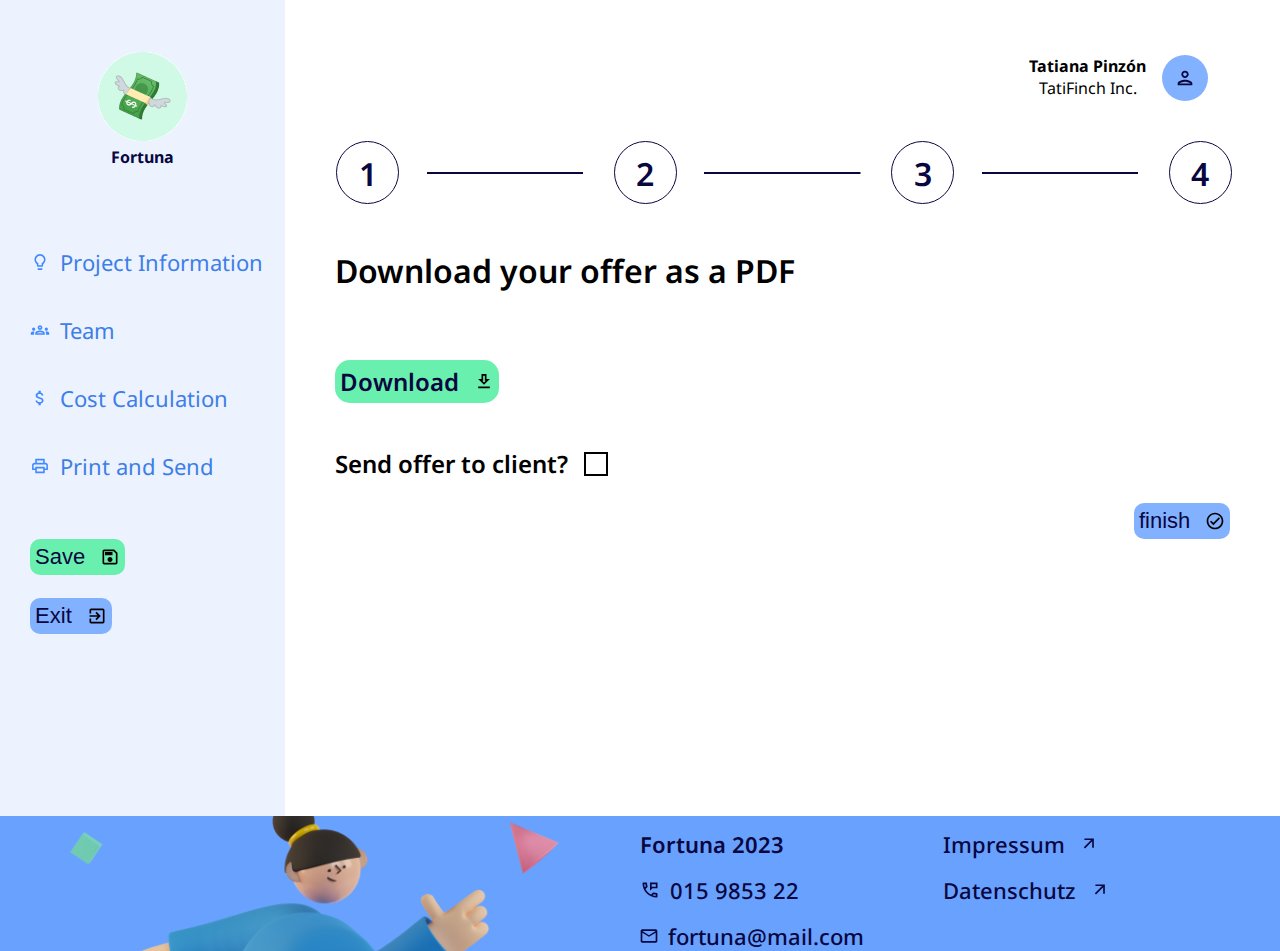
<file: html/offerPagefour.html>
<!DOCTYPE html>
<html lang="en">
  <head>
    <meta charset="UTF-8" />
    <meta name="viewport" content="width=device-width, initial-scale=1.0" />
    <title>Offer Page Four / PDF download</title>
    <link rel="stylesheet" href="/css/offerPageFour.css" />
    <link rel="preconnect" href="https://fonts.googleapis.com" />
    <link rel="preconnect" href="https://fonts.gstatic.com" crossorigin />
    <link
      href="https://fonts.googleapis.com/css2?family=Inter:wght@400;500;600;700;800&family=Noto+Sans:wght@400;500;600;700&display=swap"
      rel="stylesheet"
    />
  </head>
  <body>
    <div class="container">
        <header>
          <div class="login-text">
            <strong>Tatiana Pinzón</strong>
            <span>TatiFinch Inc.</span>
          </div>
          <svg
            class="person"
            width="46"
            height="46"
            viewBox="0 0 46 46"
            fill="none"
            xmlns="http://www.w3.org/2000/svg"
          >
            <g id="Person" clip-path="url(#clip0_11_410)">
              <path
                id="Vector"
                d="M23 11.5013C25.1083 11.5013 26.8333 13.2263 26.8333 15.3346C26.8333 17.443 25.1083 19.168 23 19.168C20.8917 19.168 19.1667 17.443 19.1667 15.3346C19.1667 13.2263 20.8917 11.5013 23 11.5013ZM23 30.668C28.175 30.668 34.1167 33.1405 34.5 34.5013H11.5C11.9408 33.1213 17.8442 30.668 23 30.668ZM23 7.66797C18.7642 7.66797 15.3333 11.0988 15.3333 15.3346C15.3333 19.5705 18.7642 23.0013 23 23.0013C27.2358 23.0013 30.6667 19.5705 30.6667 15.3346C30.6667 11.0988 27.2358 7.66797 23 7.66797ZM23 26.8346C17.8825 26.8346 7.66667 29.403 7.66667 34.5013V38.3346H38.3333V34.5013C38.3333 29.403 28.1175 26.8346 23 26.8346Z"
                fill="#08073F"
              />
            </g>
            <defs>
              <clipPath id="clip0_11_410">
                <rect width="46" height="46" fill="white" />
              </clipPath>
            </defs>
          </svg>
        </header>
        <aside class="sidebar">
          <div class="sidebar-logo">
            <img src="/assets/logoTatiDesign.png" alt="logo" />
            <strong>Fortuna</strong>
          </div>
          <div class="sidebar-text">
            <ul>
              <div class="sidebar-icon">
                <svg
                  xmlns="http://www.w3.org/2000/svg"
                  width="20"
                  height="21"
                  viewBox="0 0 20 21"
                  fill="none"
                  class="icons"
                >
                  <g clip-path="url(#clip0_15_560)">
                    <path
                      d="M7.49999 18.0013C7.49999 18.4596 7.87499 18.8346 8.33332 18.8346H11.6667C12.125 18.8346 12.5 18.4596 12.5 18.0013V17.168H7.49999V18.0013ZM9.99999 2.16797C6.78332 2.16797 4.16666 4.78464 4.16666 8.0013C4.16666 9.98464 5.15832 11.7263 6.66666 12.7846V14.668C6.66666 15.1263 7.04166 15.5013 7.49999 15.5013H12.5C12.9583 15.5013 13.3333 15.1263 13.3333 14.668V12.7846C14.8417 11.7263 15.8333 9.98464 15.8333 8.0013C15.8333 4.78464 13.2167 2.16797 9.99999 2.16797ZM12.375 11.418L11.6667 11.918V13.8346H8.33332V11.918L7.62499 11.418C6.49999 10.6346 5.83332 9.35964 5.83332 8.0013C5.83332 5.7013 7.69999 3.83464 9.99999 3.83464C12.3 3.83464 14.1667 5.7013 14.1667 8.0013C14.1667 9.35964 13.5 10.6346 12.375 11.418Z"
                      fill="#448AFF"
                    />
                  </g>
                  <defs>
                    <clipPath id="clip0_15_560">
                      <rect
                        width="20"
                        height="20"
                        fill="white"
                        transform="translate(0 0.5)"
                      />
                    </clipPath>
                  </defs>
                </svg>
                <a href="#">Project Information</a>
              </div>
              <div class="sidebar-icon">
                <svg
                  xmlns="http://www.w3.org/2000/svg"
                  width="20"
                  height="21"
                  viewBox="0 0 20 21"
                  fill="none"
                  class="icons"
                >
                  <g clip-path="url(#clip0_12_426)">
                    <path
                      d="M3.33333 11.3333C4.25 11.3333 5 10.5833 5 9.66667C5 8.75 4.25 8 3.33333 8C2.41667 8 1.66667 8.75 1.66667 9.66667C1.66667 10.5833 2.41667 11.3333 3.33333 11.3333ZM4.275 12.25C3.96667 12.2 3.65833 12.1667 3.33333 12.1667C2.50833 12.1667 1.725 12.3417 1.01667 12.65C0.4 12.9167 0 13.5167 0 14.1917V15.5H3.75V14.1583C3.75 13.4667 3.94167 12.8167 4.275 12.25ZM16.6667 11.3333C17.5833 11.3333 18.3333 10.5833 18.3333 9.66667C18.3333 8.75 17.5833 8 16.6667 8C15.75 8 15 8.75 15 9.66667C15 10.5833 15.75 11.3333 16.6667 11.3333ZM20 14.1917C20 13.5167 19.6 12.9167 18.9833 12.65C18.275 12.3417 17.4917 12.1667 16.6667 12.1667C16.3417 12.1667 16.0333 12.2 15.725 12.25C16.0583 12.8167 16.25 13.4667 16.25 14.1583V15.5H20V14.1917ZM13.5333 11.875C12.5583 11.4417 11.3583 11.125 10 11.125C8.64167 11.125 7.44167 11.45 6.46667 11.875C5.56667 12.275 5 13.175 5 14.1583V15.5H15V14.1583C15 13.175 14.4333 12.275 13.5333 11.875ZM6.725 13.8333C6.8 13.6417 6.83333 13.5083 7.48333 13.2583C8.29167 12.9417 9.14167 12.7917 10 12.7917C10.8583 12.7917 11.7083 12.9417 12.5167 13.2583C13.1583 13.5083 13.1917 13.6417 13.275 13.8333H6.725ZM10 7.16667C10.4583 7.16667 10.8333 7.54167 10.8333 8C10.8333 8.45833 10.4583 8.83333 10 8.83333C9.54167 8.83333 9.16667 8.45833 9.16667 8C9.16667 7.54167 9.54167 7.16667 10 7.16667ZM10 5.5C8.61667 5.5 7.5 6.61667 7.5 8C7.5 9.38333 8.61667 10.5 10 10.5C11.3833 10.5 12.5 9.38333 12.5 8C12.5 6.61667 11.3833 5.5 10 5.5Z"
                      fill="#448AFF"
                    />
                  </g>
                  <defs>
                    <clipPath id="clip0_12_426">
                      <rect
                        width="20"
                        height="20"
                        fill="white"
                        transform="translate(0 0.5)"
                      />
                    </clipPath>
                  </defs>
                </svg>
                <a href="#">Team</a>
              </div>
              <div class="sidebar-icon">
                <svg
                  xmlns="http://www.w3.org/2000/svg"
                  width="20"
                  height="21"
                  viewBox="0 0 20 21"
                  fill="none"
                  class="icons"
                >
                  <g clip-path="url(#clip0_15_549)">
                    <path
                      d="M9.83333 9.58333C7.94166 9.09167 7.33333 8.58333 7.33333 7.79167C7.33333 6.88333 8.175 6.25 9.58333 6.25C11.0667 6.25 11.6167 6.95833 11.6667 8H13.5083C13.45 6.56667 12.575 5.25 10.8333 4.825V3H8.33333V4.8C6.71666 5.15 5.41666 6.2 5.41666 7.80833C5.41666 9.73333 7.00833 10.6917 9.33333 11.25C11.4167 11.75 11.8333 12.4833 11.8333 13.2583C11.8333 13.8333 11.425 14.75 9.58333 14.75C7.86666 14.75 7.19166 13.9833 7.1 13H5.26666C5.36666 14.825 6.73333 15.85 8.33333 16.1917V18H10.8333V16.2083C12.4583 15.9 13.75 14.9583 13.75 13.25C13.75 10.8833 11.725 10.075 9.83333 9.58333Z"
                      fill="#448AFF"
                    />
                  </g>
                  <defs>
                    <clipPath id="clip0_15_549">
                      <rect
                        width="20"
                        height="20"
                        fill="white"
                        transform="translate(0 0.5)"
                      />
                    </clipPath>
                  </defs>
                </svg>
                <a href="#">Cost Calculation</a>
              </div>
              <div class="sidebar-icon">
                <svg
                  xmlns="http://www.w3.org/2000/svg"
                  width="20"
                  height="21"
                  viewBox="0 0 20 21"
                  fill="none"
                  class="icons"
                >
                  <g clip-path="url(#clip0_15_552)">
                    <path
                      d="M15.8333 7.16667H15V3H4.99999V7.16667H4.16666C2.78332 7.16667 1.66666 8.28333 1.66666 9.66667V14.6667H4.99999V18H15V14.6667H18.3333V9.66667C18.3333 8.28333 17.2167 7.16667 15.8333 7.16667ZM6.66666 4.66667H13.3333V7.16667H6.66666V4.66667ZM13.3333 14.6667V16.3333H6.66666V13H13.3333V14.6667ZM15 13V11.3333H4.99999V13H3.33332V9.66667C3.33332 9.20833 3.70832 8.83333 4.16666 8.83333H15.8333C16.2917 8.83333 16.6667 9.20833 16.6667 9.66667V13H15Z"
                      fill="#448AFF"
                    />
                    <path
                      d="M15 10.9167C15.4602 10.9167 15.8333 10.5436 15.8333 10.0833C15.8333 9.6231 15.4602 9.25 15 9.25C14.5398 9.25 14.1667 9.6231 14.1667 10.0833C14.1667 10.5436 14.5398 10.9167 15 10.9167Z"
                      fill=""
                    />
                  </g>
                  <defs>
                    <clipPath id="clip0_15_552">
                      <rect
                        width="20"
                        height="20"
                        fill="white"
                        transform="translate(0 0.5)"
                      />
                    </clipPath>
                  </defs>
                </svg>
                <a href="#">Print and Send</a>
              </div>
              <div class="sidebar-buttons">
                <button class="save-button">
                  <a href="/index.html">Save</a>
                  <svg
                    xmlns="http://www.w3.org/2000/svg"
                    width="20"
                    height="20"
                    viewBox="0 0 20 20"
                    fill="none"
                  >
                    <g clip-path="url(#clip0_86_406)">
                      <path
                        d="M14.1667 2.5H4.16667C3.24167 2.5 2.5 3.25 2.5 4.16667V15.8333C2.5 16.75 3.24167 17.5 4.16667 17.5H15.8333C16.75 17.5 17.5 16.75 17.5 15.8333V5.83333L14.1667 2.5ZM15.8333 15.8333H4.16667V4.16667H13.475L15.8333 6.525V15.8333ZM10 10C8.61667 10 7.5 11.1167 7.5 12.5C7.5 13.8833 8.61667 15 10 15C11.3833 15 12.5 13.8833 12.5 12.5C12.5 11.1167 11.3833 10 10 10ZM5 5H12.5V8.33333H5V5Z"
                        fill="black"
                      />
                    </g>
                    <defs>
                      <clipPath id="clip0_86_406">
                        <rect width="20" height="20" fill="white" />
                      </clipPath>
                    </defs>
                  </svg>
                </button>
                <button class="exit-button">
                  <a href="/index.html">Exit</a>
                  <svg
                    xmlns="http://www.w3.org/2000/svg"
                    width="20"
                    height="20"
                    viewBox="0 0 20 20"
                    fill="none"
                  >
                    <g clip-path="url(#clip0_86_409)">
                      <path
                        d="M8.40833 12.9917L9.58333 14.1667L13.75 10L9.58333 5.83333L8.40833 7.00833L10.5583 9.16667H2.5V10.8333H10.5583L8.40833 12.9917ZM15.8333 2.5H4.16667C3.24167 2.5 2.5 3.25 2.5 4.16667V7.5H4.16667V4.16667H15.8333V15.8333H4.16667V12.5H2.5V15.8333C2.5 16.75 3.24167 17.5 4.16667 17.5H15.8333C16.75 17.5 17.5 16.75 17.5 15.8333V4.16667C17.5 3.25 16.75 2.5 15.8333 2.5Z"
                        fill="black"
                      />
                    </g>
                    <defs>
                      <clipPath id="clip0_86_409">
                        <rect width="20" height="20" fill="white" />
                      </clipPath>
                    </defs>
                  </svg>
                </button>
              </div>
            </ul>
          </div>
        </aside>
        <main>
          <div class="main-pages">
            <div class="circle">
              <a href="/html/offer.html">1</a>
            </div>
            <svg
              xmlns="http://www.w3.org/2000/svg"
              width="164"
              height="2"
              viewBox="0 0 164 2"
              fill="none"
            >
              <path d="M0 1H164" stroke="#08073F" stroke-width="2" />
            </svg>
            <div class="circle">
              <a href="/html/offerPageTwo.html">2</a>
            </div>
            <svg
              xmlns="http://www.w3.org/2000/svg"
              width="164"
              height="2"
              viewBox="0 0 164 2"
              fill="none"
            >
              <path d="M0 1H164" stroke="#08073F" stroke-width="2" />
            </svg>
            <div class="circle">
              <a href="/html/offerPageThree.html">3</a>
            </div>
            <svg
              xmlns="http://www.w3.org/2000/svg"
              width="164"
              height="2"
              viewBox="0 0 164 2"
              fill="none"
            >
              <path d="M0 1H164" stroke="#08073F" stroke-width="2" />
            </svg>
            <div class="circle">
              <a href="/html/offerPagefour.html">4</a>
            </div>
          </div>
          <div class="formular">
            <h2>Download your offer as a PDF</h2>
            <div class="add-employee">
                <a class="download-button" href="/assets/Saly-22.png" download="Offer">
                    <p>Download</p>
                <svg xmlns="http://www.w3.org/2000/svg" width="20" height="21" viewBox="0 0 20 21" fill="none">
                    <g clip-path="url(#clip0_95_566)">
                    <path d="M15.8332 8H12.4998V3H7.49984V8H4.1665L9.99984 13.8333L15.8332 8ZM9.1665 9.66667V4.66667H10.8332V9.66667H11.8082L9.99984 11.475L8.1915 9.66667H9.1665ZM4.1665 15.5H15.8332V17.1667H4.1665V15.5Z" fill="black"/>
                    </g>
                    <defs>
                    <clipPath id="clip0_95_566">
                    <rect width="20" height="20" fill="white" transform="translate(0 0.5)"/>
                    </clipPath>
                    </defs>
                    </svg>
                </a>
            </div>
            <div class="add-employee">
              <div class="checkbox">
                <span>Send offer to client?</span>
                <div class="rectangle"></div>
              </div>
            </div>
          <button class="next-button">
            <a href="/index.html">finish</a>
            <svg xmlns="http://www.w3.org/2000/svg" width="20" height="20" viewBox="0 0 20 20" fill="none">
                <g clip-path="url(#clip0_125_450)">
                <path d="M9.99984 1.66797C5.39984 1.66797 1.6665 5.4013 1.6665 10.0013C1.6665 14.6013 5.39984 18.3346 9.99984 18.3346C14.5998 18.3346 18.3332 14.6013 18.3332 10.0013C18.3332 5.4013 14.5998 1.66797 9.99984 1.66797ZM9.99984 16.668C6.32484 16.668 3.33317 13.6763 3.33317 10.0013C3.33317 6.3263 6.32484 3.33464 9.99984 3.33464C13.6748 3.33464 16.6665 6.3263 16.6665 10.0013C16.6665 13.6763 13.6748 16.668 9.99984 16.668ZM13.8248 6.31797L8.33317 11.8096L6.17484 9.65964L4.99984 10.8346L8.33317 14.168L14.9998 7.5013L13.8248 6.31797Z" fill="black"/>
                </g>
                <defs>
                <clipPath id="clip0_125_450">
                <rect width="20" height="20" fill="white"/>
                </clipPath>
                </defs>
                </svg>
          </button>
        </main>
        <footer>
          <div class="sally"></div>
          <div class="contact-container">
            <div class="contact">
              <strong>Fortuna 2023</strong>
              <div class="contact-information">
                <svg
                  xmlns="http://www.w3.org/2000/svg"
                  width="20"
                  height="20"
                  viewBox="0 0 20 20"
                  fill="none"
                >
                  <g clip-path="url(#clip0_109_444)">
                    <path
                      d="M16.6667 12.9167C15.625 12.9167 14.625 12.75 13.6917 12.4417C13.6083 12.4167 13.5167 12.4 13.4333 12.4C13.2167 12.4 13.0083 12.4833 12.8417 12.6417L11.0083 14.475C8.65 13.275 6.71667 11.35 5.51667 8.99167L7.35 7.15C7.58333 6.925 7.65 6.6 7.55833 6.30833C7.25 5.375 7.08333 4.375 7.08333 3.33333C7.08333 2.875 6.70833 2.5 6.25 2.5H3.33333C2.875 2.5 2.5 2.875 2.5 3.33333C2.5 11.1583 8.84167 17.5 16.6667 17.5C17.125 17.5 17.5 17.125 17.5 16.6667V13.75C17.5 13.2917 17.125 12.9167 16.6667 12.9167ZM4.19167 4.16667H5.44167C5.5 4.9 5.625 5.625 5.825 6.325L4.825 7.33333C4.48333 6.325 4.26667 5.26667 4.19167 4.16667ZM15.8333 15.8083C14.7333 15.7333 13.6667 15.5167 12.6667 15.175L13.6667 14.175C14.375 14.375 15.1 14.5 15.8333 14.55V15.8083ZM10 2.5V10.8333L12.5 8.33333H17.5V2.5H10ZM15.8333 6.66667H11.6667V4.16667H15.8333V6.66667Z"
                      fill="#08073F"
                    />
                  </g>
                  <defs>
                    <clipPath id="clip0_109_444">
                      <rect width="20" height="20" fill="white" />
                    </clipPath>
                  </defs>
                </svg>
                <a href="tel:015-9853-22">015 9853 22</a>
              </div>
              <div class="contact-information">
                <svg
                  xmlns="http://www.w3.org/2000/svg"
                  width="18"
                  height="14"
                  viewBox="0 0 18 14"
                  fill="none"
                >
                  <path
                    d="M17.3334 1.9987C17.3334 1.08203 16.5834 0.332031 15.6667 0.332031H2.33335C1.41669 0.332031 0.666687 1.08203 0.666687 1.9987V11.9987C0.666687 12.9154 1.41669 13.6654 2.33335 13.6654H15.6667C16.5834 13.6654 17.3334 12.9154 17.3334 11.9987V1.9987ZM15.6667 1.9987L9.00002 6.16536L2.33335 1.9987H15.6667ZM15.6667 11.9987H2.33335V3.66536L9.00002 7.83203L15.6667 3.66536V11.9987Z"
                    fill="#08073F"
                  />
                </svg>
                <a href="mailto:fortuna@mail.com">fortuna@mail.com</a>
              </div>
            </div>
            <div class="links">
              <div class="contact-information">
                <a href="#">Impressum</a>
                <svg
                  xmlns="http://www.w3.org/2000/svg"
                  width="29"
                  height="29"
                  viewBox="0 0 29 29"
                  fill="none"
                >
                  <path
                    d="M9.42804 9.42818L9.42805 11.0899L16.01 11.0958L8.83879 18.267L10.0173 19.4455L17.1885 12.2743L17.1826 18.8563H18.8561V9.42818H9.42804Z"
                    fill="#08073F"
                  />
                </svg>
              </div>
              <div class="contact-information">
                <a href="#">Datenschutz</a>
                <svg
                  xmlns="http://www.w3.org/2000/svg"
                  width="29"
                  height="29"
                  viewBox="0 0 29 29"
                  fill="none"
                >
                  <path
                    d="M9.42804 9.42818L9.42805 11.0899L16.01 11.0958L8.83879 18.267L10.0173 19.4455L17.1885 12.2743L17.1826 18.8563H18.8561V9.42818H9.42804Z"
                    fill="#08073F"
                  />
                </svg>
              </div>
            </div>
          </div>
          <div class="contact-links">
            <select name="contact" id="dropdown-two">
              <option value="1">Contact</option>
              <option value="2">
                <a class="contact-link-one" href="#">Phone</a>
                <svg
                  xmlns="http://www.w3.org/2000/svg"
                  width="29"
                  height="29"
                  viewBox="0 0 29 29"
                  fill="none"
                >
                  <path
                    d="M9.42804 9.42818L9.42805 11.0899L16.01 11.0958L8.83879 18.267L10.0173 19.4455L17.1885 12.2743L17.1826 18.8563H18.8561V9.42818H9.42804Z"
                    fill="#08073F"
                  />
                </svg>
              </option>
              <option value="3">
                <a class="contact-link-one" href="#">E-Mail</a>
                <svg
                  xmlns="http://www.w3.org/2000/svg"
                  width="29"
                  height="29"
                  viewBox="0 0 29 29"
                  fill="none"
                >
                  <path
                    d="M9.42804 9.42818L9.42805 11.0899L16.01 11.0958L8.83879 18.267L10.0173 19.4455L17.1885 12.2743L17.1826 18.8563H18.8561V9.42818H9.42804Z"
                    fill="#08073F"
                  />
                </svg>
              </option>
            </select>
            <select name="contact" id="dropdown-two">
              <option value="1">Info</option>
              <option value="2">
                <a class="contact-link-one" href="#">Impressum</a>
                <svg
                  xmlns="http://www.w3.org/2000/svg"
                  width="29"
                  height="29"
                  viewBox="0 0 29 29"
                  fill="none"
                >
                  <path
                    d="M9.42804 9.42818L9.42805 11.0899L16.01 11.0958L8.83879 18.267L10.0173 19.4455L17.1885 12.2743L17.1826 18.8563H18.8561V9.42818H9.42804Z"
                    fill="#08073F"
                  />
                </svg>
              </option>
              <option value="3">
                <a class="contact-link-one" href="#">Datenschutz</a>
                <svg
                  xmlns="http://www.w3.org/2000/svg"
                  width="29"
                  height="29"
                  viewBox="0 0 29 29"
                  fill="none"
                >
                  <path
                    d="M9.42804 9.42818L9.42805 11.0899L16.01 11.0958L8.83879 18.267L10.0173 19.4455L17.1885 12.2743L17.1826 18.8563H18.8561V9.42818H9.42804Z"
                    fill="#08073F"
                  />
                </svg>
              </option>
            </select>
          </div>
        </footer>
    </div>
  </body>
</html>
</file>
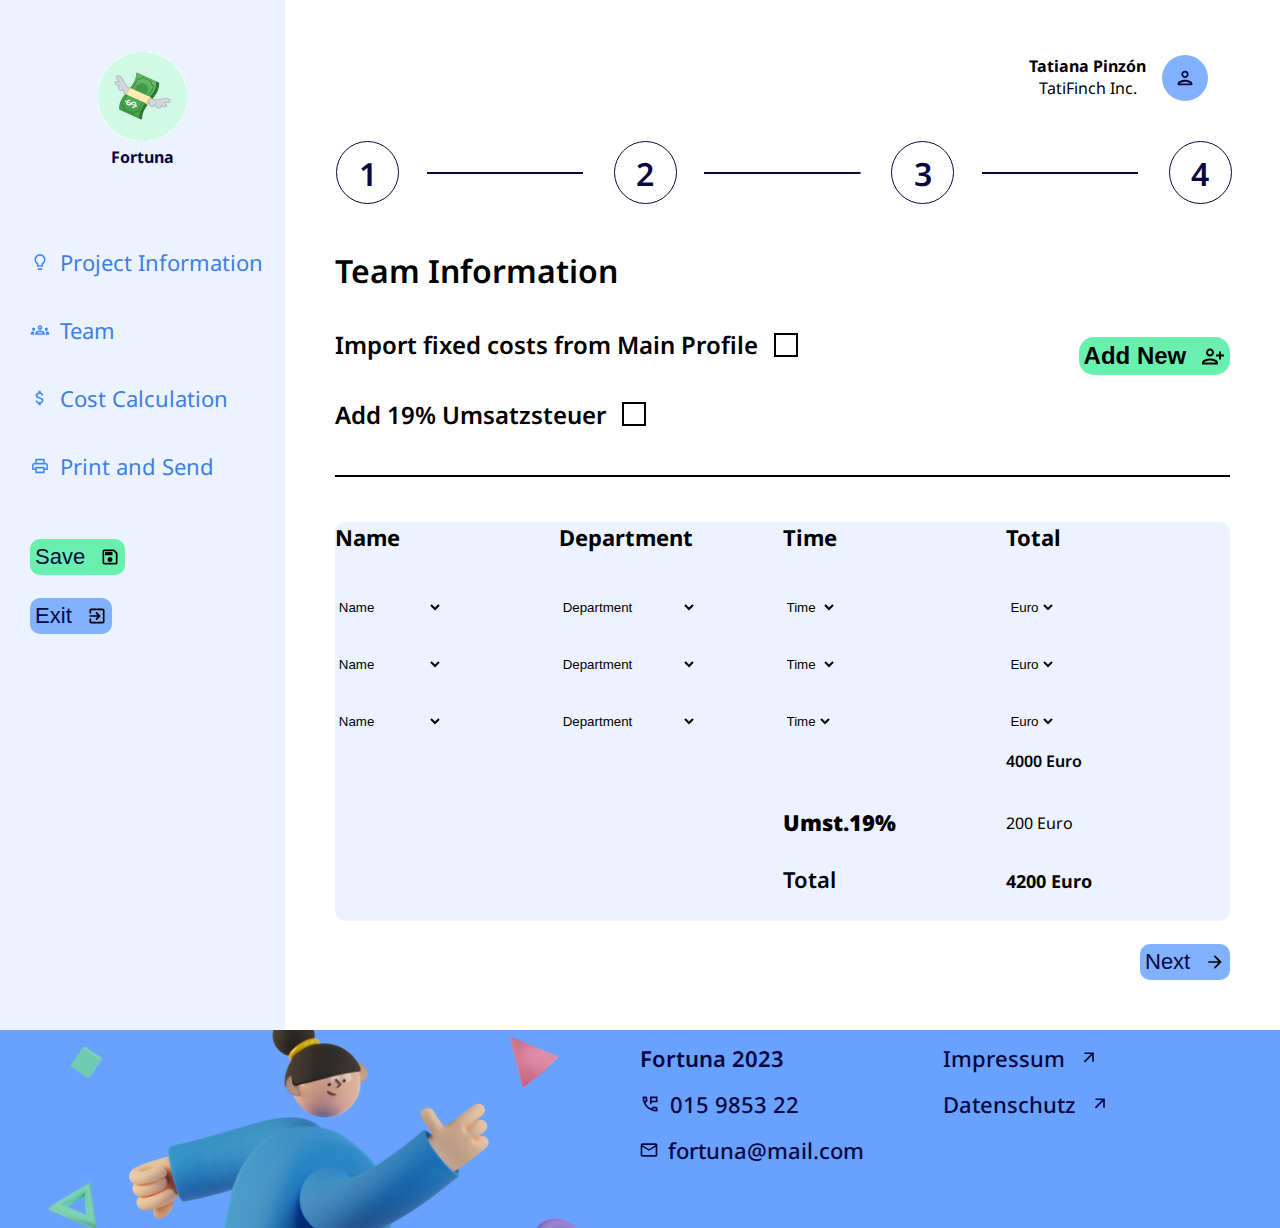
<file: html/offerPageThree.html>
<!DOCTYPE html>
<html lang="en">
  <head>
    <meta charset="UTF-8" />
    <meta name="viewport" content="width=device-width, initial-scale=1.0" />
    <title>Create new offer Page 3</title>
    <link rel="stylesheet" href="/css/calculator.css" />
    <link rel="preconnect" href="https://fonts.googleapis.com" />
    <link rel="preconnect" href="https://fonts.gstatic.com" crossorigin />
    <link
      href="https://fonts.googleapis.com/css2?family=Inter:wght@400;500;600;700;800&family=Noto+Sans:wght@400;500;600;700&display=swap"
      rel="stylesheet"
    />
  </head>
  <body>
    <div class="container">
      <header>
        <div class="login-text">
          <strong>Tatiana Pinzón</strong>
          <span>TatiFinch Inc.</span>
        </div>
        <svg
          class="person"
          width="46"
          height="46"
          viewBox="0 0 46 46"
          fill="none"
          xmlns="http://www.w3.org/2000/svg"
        >
          <g id="Person" clip-path="url(#clip0_11_410)">
            <path
              id="Vector"
              d="M23 11.5013C25.1083 11.5013 26.8333 13.2263 26.8333 15.3346C26.8333 17.443 25.1083 19.168 23 19.168C20.8917 19.168 19.1667 17.443 19.1667 15.3346C19.1667 13.2263 20.8917 11.5013 23 11.5013ZM23 30.668C28.175 30.668 34.1167 33.1405 34.5 34.5013H11.5C11.9408 33.1213 17.8442 30.668 23 30.668ZM23 7.66797C18.7642 7.66797 15.3333 11.0988 15.3333 15.3346C15.3333 19.5705 18.7642 23.0013 23 23.0013C27.2358 23.0013 30.6667 19.5705 30.6667 15.3346C30.6667 11.0988 27.2358 7.66797 23 7.66797ZM23 26.8346C17.8825 26.8346 7.66667 29.403 7.66667 34.5013V38.3346H38.3333V34.5013C38.3333 29.403 28.1175 26.8346 23 26.8346Z"
              fill="#08073F"
            />
          </g>
          <defs>
            <clipPath id="clip0_11_410">
              <rect width="46" height="46" fill="white" />
            </clipPath>
          </defs>
        </svg>
      </header>
      <aside class="sidebar">
        <div class="sidebar-logo">
          <img src="/assets/logoTatiDesign.png" alt="logo" />
          <strong>Fortuna</strong>
        </div>
        <div class="sidebar-text">
          <ul>
            <div class="sidebar-icon">
              <svg
                xmlns="http://www.w3.org/2000/svg"
                width="20"
                height="21"
                viewBox="0 0 20 21"
                fill="none"
                class="icons"
              >
                <g clip-path="url(#clip0_15_560)">
                  <path
                    d="M7.49999 18.0013C7.49999 18.4596 7.87499 18.8346 8.33332 18.8346H11.6667C12.125 18.8346 12.5 18.4596 12.5 18.0013V17.168H7.49999V18.0013ZM9.99999 2.16797C6.78332 2.16797 4.16666 4.78464 4.16666 8.0013C4.16666 9.98464 5.15832 11.7263 6.66666 12.7846V14.668C6.66666 15.1263 7.04166 15.5013 7.49999 15.5013H12.5C12.9583 15.5013 13.3333 15.1263 13.3333 14.668V12.7846C14.8417 11.7263 15.8333 9.98464 15.8333 8.0013C15.8333 4.78464 13.2167 2.16797 9.99999 2.16797ZM12.375 11.418L11.6667 11.918V13.8346H8.33332V11.918L7.62499 11.418C6.49999 10.6346 5.83332 9.35964 5.83332 8.0013C5.83332 5.7013 7.69999 3.83464 9.99999 3.83464C12.3 3.83464 14.1667 5.7013 14.1667 8.0013C14.1667 9.35964 13.5 10.6346 12.375 11.418Z"
                    fill="#448AFF"
                  />
                </g>
                <defs>
                  <clipPath id="clip0_15_560">
                    <rect
                      width="20"
                      height="20"
                      fill="white"
                      transform="translate(0 0.5)"
                    />
                  </clipPath>
                </defs>
              </svg>
              <a href="#">Project Information</a>
            </div>
            <div class="sidebar-icon">
              <svg
                xmlns="http://www.w3.org/2000/svg"
                width="20"
                height="21"
                viewBox="0 0 20 21"
                fill="none"
                class="icons"
              >
                <g clip-path="url(#clip0_12_426)">
                  <path
                    d="M3.33333 11.3333C4.25 11.3333 5 10.5833 5 9.66667C5 8.75 4.25 8 3.33333 8C2.41667 8 1.66667 8.75 1.66667 9.66667C1.66667 10.5833 2.41667 11.3333 3.33333 11.3333ZM4.275 12.25C3.96667 12.2 3.65833 12.1667 3.33333 12.1667C2.50833 12.1667 1.725 12.3417 1.01667 12.65C0.4 12.9167 0 13.5167 0 14.1917V15.5H3.75V14.1583C3.75 13.4667 3.94167 12.8167 4.275 12.25ZM16.6667 11.3333C17.5833 11.3333 18.3333 10.5833 18.3333 9.66667C18.3333 8.75 17.5833 8 16.6667 8C15.75 8 15 8.75 15 9.66667C15 10.5833 15.75 11.3333 16.6667 11.3333ZM20 14.1917C20 13.5167 19.6 12.9167 18.9833 12.65C18.275 12.3417 17.4917 12.1667 16.6667 12.1667C16.3417 12.1667 16.0333 12.2 15.725 12.25C16.0583 12.8167 16.25 13.4667 16.25 14.1583V15.5H20V14.1917ZM13.5333 11.875C12.5583 11.4417 11.3583 11.125 10 11.125C8.64167 11.125 7.44167 11.45 6.46667 11.875C5.56667 12.275 5 13.175 5 14.1583V15.5H15V14.1583C15 13.175 14.4333 12.275 13.5333 11.875ZM6.725 13.8333C6.8 13.6417 6.83333 13.5083 7.48333 13.2583C8.29167 12.9417 9.14167 12.7917 10 12.7917C10.8583 12.7917 11.7083 12.9417 12.5167 13.2583C13.1583 13.5083 13.1917 13.6417 13.275 13.8333H6.725ZM10 7.16667C10.4583 7.16667 10.8333 7.54167 10.8333 8C10.8333 8.45833 10.4583 8.83333 10 8.83333C9.54167 8.83333 9.16667 8.45833 9.16667 8C9.16667 7.54167 9.54167 7.16667 10 7.16667ZM10 5.5C8.61667 5.5 7.5 6.61667 7.5 8C7.5 9.38333 8.61667 10.5 10 10.5C11.3833 10.5 12.5 9.38333 12.5 8C12.5 6.61667 11.3833 5.5 10 5.5Z"
                    fill="#448AFF"
                  />
                </g>
                <defs>
                  <clipPath id="clip0_12_426">
                    <rect
                      width="20"
                      height="20"
                      fill="white"
                      transform="translate(0 0.5)"
                    />
                  </clipPath>
                </defs>
              </svg>
              <a href="#">Team</a>
            </div>
            <div class="sidebar-icon">
              <svg
                xmlns="http://www.w3.org/2000/svg"
                width="20"
                height="21"
                viewBox="0 0 20 21"
                fill="none"
                class="icons"
              >
                <g clip-path="url(#clip0_15_549)">
                  <path
                    d="M9.83333 9.58333C7.94166 9.09167 7.33333 8.58333 7.33333 7.79167C7.33333 6.88333 8.175 6.25 9.58333 6.25C11.0667 6.25 11.6167 6.95833 11.6667 8H13.5083C13.45 6.56667 12.575 5.25 10.8333 4.825V3H8.33333V4.8C6.71666 5.15 5.41666 6.2 5.41666 7.80833C5.41666 9.73333 7.00833 10.6917 9.33333 11.25C11.4167 11.75 11.8333 12.4833 11.8333 13.2583C11.8333 13.8333 11.425 14.75 9.58333 14.75C7.86666 14.75 7.19166 13.9833 7.1 13H5.26666C5.36666 14.825 6.73333 15.85 8.33333 16.1917V18H10.8333V16.2083C12.4583 15.9 13.75 14.9583 13.75 13.25C13.75 10.8833 11.725 10.075 9.83333 9.58333Z"
                    fill="#448AFF"
                  />
                </g>
                <defs>
                  <clipPath id="clip0_15_549">
                    <rect
                      width="20"
                      height="20"
                      fill="white"
                      transform="translate(0 0.5)"
                    />
                  </clipPath>
                </defs>
              </svg>
              <a href="#">Cost Calculation</a>
            </div>
            <div class="sidebar-icon">
              <svg
                xmlns="http://www.w3.org/2000/svg"
                width="20"
                height="21"
                viewBox="0 0 20 21"
                fill="none"
                class="icons"
              >
                <g clip-path="url(#clip0_15_552)">
                  <path
                    d="M15.8333 7.16667H15V3H4.99999V7.16667H4.16666C2.78332 7.16667 1.66666 8.28333 1.66666 9.66667V14.6667H4.99999V18H15V14.6667H18.3333V9.66667C18.3333 8.28333 17.2167 7.16667 15.8333 7.16667ZM6.66666 4.66667H13.3333V7.16667H6.66666V4.66667ZM13.3333 14.6667V16.3333H6.66666V13H13.3333V14.6667ZM15 13V11.3333H4.99999V13H3.33332V9.66667C3.33332 9.20833 3.70832 8.83333 4.16666 8.83333H15.8333C16.2917 8.83333 16.6667 9.20833 16.6667 9.66667V13H15Z"
                    fill="#448AFF"
                  />
                  <path
                    d="M15 10.9167C15.4602 10.9167 15.8333 10.5436 15.8333 10.0833C15.8333 9.6231 15.4602 9.25 15 9.25C14.5398 9.25 14.1667 9.6231 14.1667 10.0833C14.1667 10.5436 14.5398 10.9167 15 10.9167Z"
                    fill=""
                  />
                </g>
                <defs>
                  <clipPath id="clip0_15_552">
                    <rect
                      width="20"
                      height="20"
                      fill="white"
                      transform="translate(0 0.5)"
                    />
                  </clipPath>
                </defs>
              </svg>
              <a href="#">Print and Send</a>
            </div>
            <div class="sidebar-buttons">
              <button class="save-button">
                <a href="#">Save</a>
                <svg
                  xmlns="http://www.w3.org/2000/svg"
                  width="20"
                  height="20"
                  viewBox="0 0 20 20"
                  fill="none"
                >
                  <g clip-path="url(#clip0_86_406)">
                    <path
                      d="M14.1667 2.5H4.16667C3.24167 2.5 2.5 3.25 2.5 4.16667V15.8333C2.5 16.75 3.24167 17.5 4.16667 17.5H15.8333C16.75 17.5 17.5 16.75 17.5 15.8333V5.83333L14.1667 2.5ZM15.8333 15.8333H4.16667V4.16667H13.475L15.8333 6.525V15.8333ZM10 10C8.61667 10 7.5 11.1167 7.5 12.5C7.5 13.8833 8.61667 15 10 15C11.3833 15 12.5 13.8833 12.5 12.5C12.5 11.1167 11.3833 10 10 10ZM5 5H12.5V8.33333H5V5Z"
                      fill="black"
                    />
                  </g>
                  <defs>
                    <clipPath id="clip0_86_406">
                      <rect width="20" height="20" fill="white" />
                    </clipPath>
                  </defs>
                </svg>
              </button>
              <button class="exit-button">
                <a href="#">Exit</a>
                <svg
                  xmlns="http://www.w3.org/2000/svg"
                  width="20"
                  height="20"
                  viewBox="0 0 20 20"
                  fill="none"
                >
                  <g clip-path="url(#clip0_86_409)">
                    <path
                      d="M8.40833 12.9917L9.58333 14.1667L13.75 10L9.58333 5.83333L8.40833 7.00833L10.5583 9.16667H2.5V10.8333H10.5583L8.40833 12.9917ZM15.8333 2.5H4.16667C3.24167 2.5 2.5 3.25 2.5 4.16667V7.5H4.16667V4.16667H15.8333V15.8333H4.16667V12.5H2.5V15.8333C2.5 16.75 3.24167 17.5 4.16667 17.5H15.8333C16.75 17.5 17.5 16.75 17.5 15.8333V4.16667C17.5 3.25 16.75 2.5 15.8333 2.5Z"
                      fill="black"
                    />
                  </g>
                  <defs>
                    <clipPath id="clip0_86_409">
                      <rect width="20" height="20" fill="white" />
                    </clipPath>
                  </defs>
                </svg>
              </button>
            </div>
          </ul>
        </div>
      </aside>
      <main>
        <div class="main-pages">
          <div class="circle">
            <a href="/html/offer.html">1</a>
          </div>
          <svg
            xmlns="http://www.w3.org/2000/svg"
            width="164"
            height="2"
            viewBox="0 0 164 2"
            fill="none"
          >
            <path d="M0 1H164" stroke="#08073F" stroke-width="2" />
          </svg>
          <div class="circle">
            <a href="/html/offerPageTwo.html">2</a>
          </div>
          <svg
            xmlns="http://www.w3.org/2000/svg"
            width="164"
            height="2"
            viewBox="0 0 164 2"
            fill="none"
          >
            <path d="M0 1H164" stroke="#08073F" stroke-width="2" />
          </svg>
          <div class="circle">
            <a href="/html/offerPageThree.html">3</a>
          </div>
          <svg
            xmlns="http://www.w3.org/2000/svg"
            width="164"
            height="2"
            viewBox="0 0 164 2"
            fill="none"
          >
            <path d="M0 1H164" stroke="#08073F" stroke-width="2" />
          </svg>
          <div class="circle">
            <a href="/html/offerPagefour.html">4</a>
          </div>
        </div>
        <div class="formular">
          <h2>Team Information</h2>
          <div class="add-employee">
            <div class="checkbox">
              <span>Import fixed costs from Main Profile</span>
              <div class="rectangle"></div>
            </div>
            <button class="add-button">
              <p>Add New</p>
              <svg
                xmlns="http://www.w3.org/2000/svg"
                width="24"
                height="25"
                viewBox="0 0 24 25"
                fill="none"
              >
                <g clip-path="url(#clip0_20_813)">
                  <path
                    d="M13 8.5C13 6.29 11.21 4.5 9 4.5C6.79 4.5 5 6.29 5 8.5C5 10.71 6.79 12.5 9 12.5C11.21 12.5 13 10.71 13 8.5ZM11 8.5C11 9.6 10.1 10.5 9 10.5C7.9 10.5 7 9.6 7 8.5C7 7.4 7.9 6.5 9 6.5C10.1 6.5 11 7.4 11 8.5ZM1 18.5V20.5H17V18.5C17 15.84 11.67 14.5 9 14.5C6.33 14.5 1 15.84 1 18.5ZM3 18.5C3.2 17.79 6.3 16.5 9 16.5C11.69 16.5 14.78 17.78 15 18.5H3ZM20 15.5V12.5H23V10.5H20V7.5H18V10.5H15V12.5H18V15.5H20Z"
                    fill="black"
                  />
                </g>
                <defs>
                  <clipPath id="clip0_20_813">
                    <rect
                      width="24"
                      height="24"
                      fill="white"
                      transform="translate(0 0.5)"
                    />
                  </clipPath>
                </defs>
              </svg>
            </button>
          </div>
          <div class="add-employee">
            <div class="checkbox">
              <span>Add 19% Umsatzsteuer</span>
              <div class="rectangle"></div>
            </div>
          </div>
          <hr />
          <div class="calculator-container">
            <h4>Name</h4>
            <h4>Department</h4>
            <h4>Time</h4>
            <h4>Total</h4>
            <div class="Input">
              <select name="clients" id="dropdown-Input">
                <option value="1">Name</option>
                <option value="2">Tatiana Pinzon</option>
                <option value="3">Gamze Ya</option>
              </select>
            </div>
            <div class="Input">
              <select name="clients" id="dropdown-Input">
                <option value="1">Department</option>
                <option value="2">Frontend Developer</option>
                <option value="3">Backend Developer</option>
              </select>
            </div>
            <div class="Input">
              <select name="clients" id="dropdown-Input">
                <option value="1">Time</option>
                <option value="2">120 h</option>
                <option value="3">60h</option>
              </select>
            </div>
            <div class="Input">
              <select name="clients" id="dropdown-Input">
                <option value="1">Euro</option>
                <option value="2">1000</option>
                <option value="3">2000</option>
              </select>
            </div>
            <div class="Input">
              <select name="clients" id="dropdown-Input">
                <option value="1">Name</option>
                <option value="2">Tatiana Pinzon</option>
                <option value="3">Gamze Ya</option>
              </select>
            </div>
            <div class="Input">
              <select name="clients" id="dropdown-Input">
                <option value="1">Department</option>
                <option value="2">Frontend Developer</option>
                <option value="3">Backend Developer</option>
              </select>
            </div>
            <div class="Input">
              <select name="clients" id="dropdown-Input">
                <option value="1">Time</option>
                <option value="2">120 h</option>
                <option value="3">60h</option>
              </select>
            </div>
            <div class="Input">
              <select name="clients" id="dropdown-Input">
                <option value="1">Euro</option>
                <option value="2">1000</option>
                <option value="3">2000</option>
              </select>
            </div>
            <div class="Input">
              <select name="clients" id="dropdown-Input">
                <option value="1">Name</option>
                <option value="2">Tatiana Pinzon</option>
                <option value="3">Gamze Ya</option>
              </select>
            </div>
            <div class="Input">
              <select name="clients" id="dropdown-Input">
                <option value="1">Department</option>
                <option value="2">Frontend Developer</option>
                <option value="3">Backend Developer</option>
              </select>
            </div>
            <div class="Input">
              <select name="clients" id="dropdown-Input">
                <option value="1">Time</option>
                <option value="2">120h</option>
                <option value="3">60h</option>
              </select>
            </div>
            <div class="Input">
              <select name="clients" id="dropdown-Input">
                <option value="1">Euro</option>
                <option value="2">1000</option>
                <option value="3">2000</option>
              </select>
            </div>
            <div class="total">
              <span>4000 Euro</span>
            </div>
            <div class="ust">
              <strong>Umst.19%</strong>
            </div>
            <div class="ust-summe">
              <span>200 Euro</span>
            </div>
            <div class="total-text">
              <span>Total</span>
            </div>
            <div class="total-summe">
              <span>4200 Euro</span>
            </div>
        </div>
        <button class="next-button">
          <a href="/html/offerPagefour.html">Next</a>
          <svg
            xmlns="http://www.w3.org/2000/svg"
            width="20"
            height="20"
            viewBox="0 0 20 20"
            fill="none"
          >
            <g clip-path="url(#clip0_88_400)">
              <path
                d="M10 3.33203L8.82504 4.50703L13.475 9.16536H3.33337V10.832H13.475L8.82504 15.4904L10 16.6654L16.6667 9.9987L10 3.33203Z"
                fill="black"
              />
            </g>
            <defs>
              <clipPath id="clip0_88_400">
                <rect width="20" height="20" fill="white" />
              </clipPath>
            </defs>
          </svg>
        </button>
      </main>
      <footer>
        <div class="sally"></div>
        <div class="contact-container">
          <div class="contact">
            <strong>Fortuna 2023</strong>
            <div class="contact-information">
              <svg
                xmlns="http://www.w3.org/2000/svg"
                width="20"
                height="20"
                viewBox="0 0 20 20"
                fill="none"
              >
                <g clip-path="url(#clip0_109_444)">
                  <path
                    d="M16.6667 12.9167C15.625 12.9167 14.625 12.75 13.6917 12.4417C13.6083 12.4167 13.5167 12.4 13.4333 12.4C13.2167 12.4 13.0083 12.4833 12.8417 12.6417L11.0083 14.475C8.65 13.275 6.71667 11.35 5.51667 8.99167L7.35 7.15C7.58333 6.925 7.65 6.6 7.55833 6.30833C7.25 5.375 7.08333 4.375 7.08333 3.33333C7.08333 2.875 6.70833 2.5 6.25 2.5H3.33333C2.875 2.5 2.5 2.875 2.5 3.33333C2.5 11.1583 8.84167 17.5 16.6667 17.5C17.125 17.5 17.5 17.125 17.5 16.6667V13.75C17.5 13.2917 17.125 12.9167 16.6667 12.9167ZM4.19167 4.16667H5.44167C5.5 4.9 5.625 5.625 5.825 6.325L4.825 7.33333C4.48333 6.325 4.26667 5.26667 4.19167 4.16667ZM15.8333 15.8083C14.7333 15.7333 13.6667 15.5167 12.6667 15.175L13.6667 14.175C14.375 14.375 15.1 14.5 15.8333 14.55V15.8083ZM10 2.5V10.8333L12.5 8.33333H17.5V2.5H10ZM15.8333 6.66667H11.6667V4.16667H15.8333V6.66667Z"
                    fill="#08073F"
                  />
                </g>
                <defs>
                  <clipPath id="clip0_109_444">
                    <rect width="20" height="20" fill="white" />
                  </clipPath>
                </defs>
              </svg>
              <a href="tel:015-9853-22">015 9853 22</a>
            </div>
            <div class="contact-information">
              <svg
                xmlns="http://www.w3.org/2000/svg"
                width="18"
                height="14"
                viewBox="0 0 18 14"
                fill="none"
              >
                <path
                  d="M17.3334 1.9987C17.3334 1.08203 16.5834 0.332031 15.6667 0.332031H2.33335C1.41669 0.332031 0.666687 1.08203 0.666687 1.9987V11.9987C0.666687 12.9154 1.41669 13.6654 2.33335 13.6654H15.6667C16.5834 13.6654 17.3334 12.9154 17.3334 11.9987V1.9987ZM15.6667 1.9987L9.00002 6.16536L2.33335 1.9987H15.6667ZM15.6667 11.9987H2.33335V3.66536L9.00002 7.83203L15.6667 3.66536V11.9987Z"
                  fill="#08073F"
                />
              </svg>
              <a href="mailto:fortuna@mail.com">fortuna@mail.com</a>
            </div>
          </div>
          <div class="links">
            <div class="contact-information">
              <a href="#">Impressum</a>
              <svg
                xmlns="http://www.w3.org/2000/svg"
                width="29"
                height="29"
                viewBox="0 0 29 29"
                fill="none"
              >
                <path
                  d="M9.42804 9.42818L9.42805 11.0899L16.01 11.0958L8.83879 18.267L10.0173 19.4455L17.1885 12.2743L17.1826 18.8563H18.8561V9.42818H9.42804Z"
                  fill="#08073F"
                />
              </svg>
            </div>
            <div class="contact-information">
              <a href="#">Datenschutz</a>
              <svg
                xmlns="http://www.w3.org/2000/svg"
                width="29"
                height="29"
                viewBox="0 0 29 29"
                fill="none"
              >
                <path
                  d="M9.42804 9.42818L9.42805 11.0899L16.01 11.0958L8.83879 18.267L10.0173 19.4455L17.1885 12.2743L17.1826 18.8563H18.8561V9.42818H9.42804Z"
                  fill="#08073F"
                />
              </svg>
            </div>
          </div>
        </div>
        <div class="contact-links">
          <select name="contact" id="dropdown-two">
            <option value="1">Contact</option>
            <option value="2">
              <a class="contact-link-one" href="#">Phone</a>
              <svg
                xmlns="http://www.w3.org/2000/svg"
                width="29"
                height="29"
                viewBox="0 0 29 29"
                fill="none"
              >
                <path
                  d="M9.42804 9.42818L9.42805 11.0899L16.01 11.0958L8.83879 18.267L10.0173 19.4455L17.1885 12.2743L17.1826 18.8563H18.8561V9.42818H9.42804Z"
                  fill="#08073F"
                />
              </svg>
            </option>
            <option value="3">
              <a class="contact-link-one" href="#">E-Mail</a>
              <svg
                xmlns="http://www.w3.org/2000/svg"
                width="29"
                height="29"
                viewBox="0 0 29 29"
                fill="none"
              >
                <path
                  d="M9.42804 9.42818L9.42805 11.0899L16.01 11.0958L8.83879 18.267L10.0173 19.4455L17.1885 12.2743L17.1826 18.8563H18.8561V9.42818H9.42804Z"
                  fill="#08073F"
                />
              </svg>
            </option>
          </select>
          <select name="contact" id="dropdown-two">
            <option value="1">Info</option>
            <option value="2">
              <a class="contact-link-one" href="#">Impressum</a>
              <svg
                xmlns="http://www.w3.org/2000/svg"
                width="29"
                height="29"
                viewBox="0 0 29 29"
                fill="none"
              >
                <path
                  d="M9.42804 9.42818L9.42805 11.0899L16.01 11.0958L8.83879 18.267L10.0173 19.4455L17.1885 12.2743L17.1826 18.8563H18.8561V9.42818H9.42804Z"
                  fill="#08073F"
                />
              </svg>
            </option>
            <option value="3">
              <a class="contact-link-one" href="#">Datenschutz</a>
              <svg
                xmlns="http://www.w3.org/2000/svg"
                width="29"
                height="29"
                viewBox="0 0 29 29"
                fill="none"
              >
                <path
                  d="M9.42804 9.42818L9.42805 11.0899L16.01 11.0958L8.83879 18.267L10.0173 19.4455L17.1885 12.2743L17.1826 18.8563H18.8561V9.42818H9.42804Z"
                  fill="#08073F"
                />
              </svg>
            </option>
          </select>
        </div>
      </footer>
    </div>
  </body>
</html>
</file>
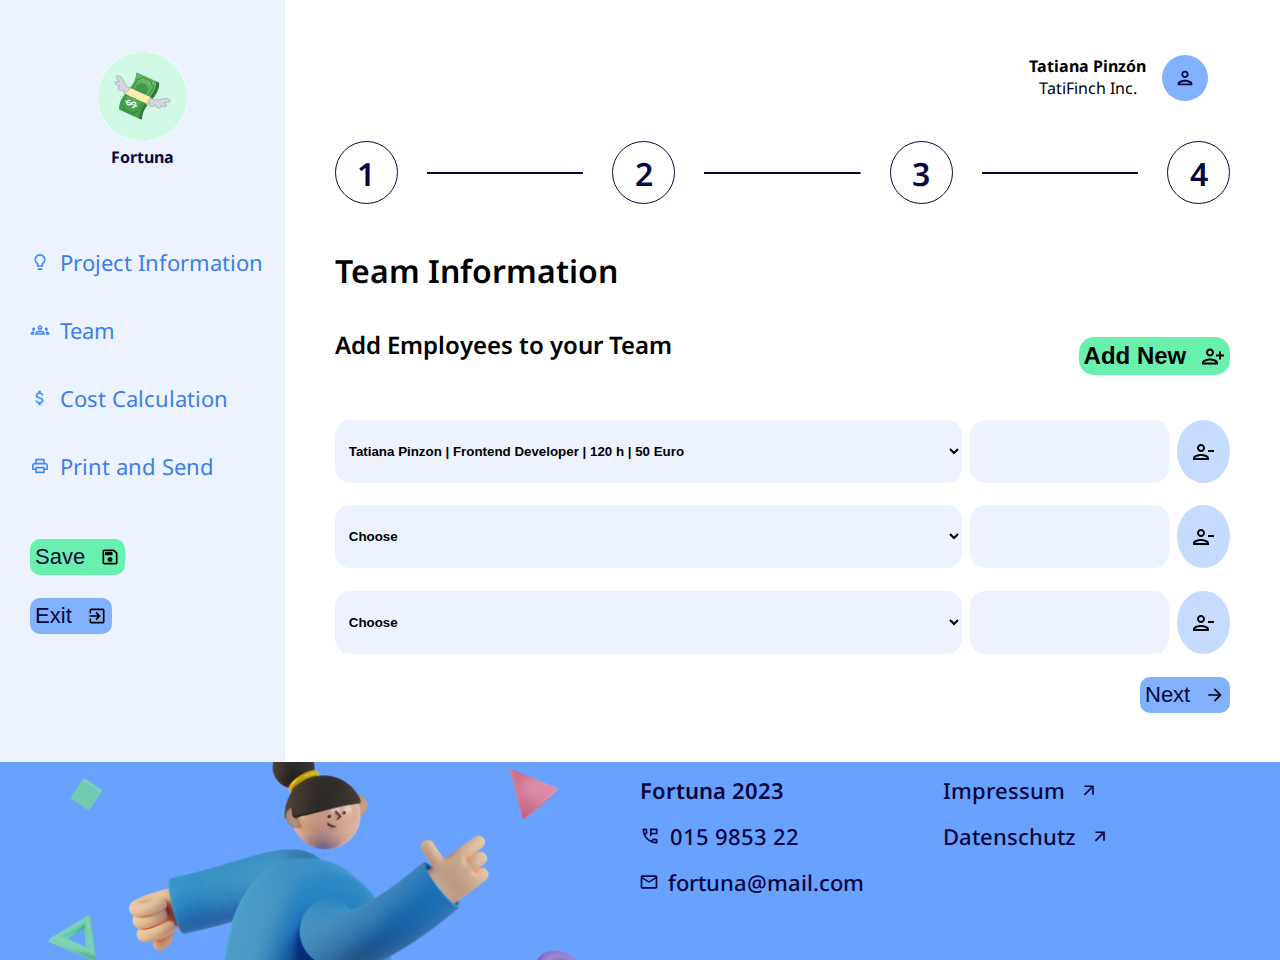
<file: html/offerPageTwo.html>
<!DOCTYPE html>
<html lang="en">
  <head>
    <meta charset="UTF-8" />
    <meta name="viewport" content="width=device-width, initial-scale=1.0" />
    <title>Create new offer Page 2</title>
    <link rel="stylesheet" href="/css/offerPageTwo.css" />
    <link rel="preconnect" href="https://fonts.googleapis.com" />
    <link rel="preconnect" href="https://fonts.gstatic.com" crossorigin />
    <link
      href="https://fonts.googleapis.com/css2?family=Inter:wght@400;500;600;700;800&family=Noto+Sans:wght@400;500;600;700&display=swap"
      rel="stylesheet"
    />
  </head>
  <body>
    <div class="container">
      <header>
        <div class="login-text">
          <strong>Tatiana Pinzón</strong>
          <span>TatiFinch Inc.</span>
        </div>
        <svg
          class="person"
          width="46"
          height="46"
          viewBox="0 0 46 46"
          fill="none"
          xmlns="http://www.w3.org/2000/svg"
        >
          <g id="Person" clip-path="url(#clip0_11_410)">
            <path
              id="Vector"
              d="M23 11.5013C25.1083 11.5013 26.8333 13.2263 26.8333 15.3346C26.8333 17.443 25.1083 19.168 23 19.168C20.8917 19.168 19.1667 17.443 19.1667 15.3346C19.1667 13.2263 20.8917 11.5013 23 11.5013ZM23 30.668C28.175 30.668 34.1167 33.1405 34.5 34.5013H11.5C11.9408 33.1213 17.8442 30.668 23 30.668ZM23 7.66797C18.7642 7.66797 15.3333 11.0988 15.3333 15.3346C15.3333 19.5705 18.7642 23.0013 23 23.0013C27.2358 23.0013 30.6667 19.5705 30.6667 15.3346C30.6667 11.0988 27.2358 7.66797 23 7.66797ZM23 26.8346C17.8825 26.8346 7.66667 29.403 7.66667 34.5013V38.3346H38.3333V34.5013C38.3333 29.403 28.1175 26.8346 23 26.8346Z"
              fill="#08073F"
            />
          </g>
          <defs>
            <clipPath id="clip0_11_410">
              <rect width="46" height="46" fill="white" />
            </clipPath>
          </defs>
        </svg>
      </header>
      <aside class="sidebar">
        <div class="sidebar-logo">
          <img src="/assets/logoTatiDesign.png" alt="logo" />
          <strong>Fortuna</strong>
        </div>
        <div class="sidebar-text">
          <ul>
            <div class="sidebar-icon">
              <svg
                xmlns="http://www.w3.org/2000/svg"
                width="20"
                height="21"
                viewBox="0 0 20 21"
                fill="none"
                class="icons"
              >
                <g clip-path="url(#clip0_15_560)">
                  <path
                    d="M7.49999 18.0013C7.49999 18.4596 7.87499 18.8346 8.33332 18.8346H11.6667C12.125 18.8346 12.5 18.4596 12.5 18.0013V17.168H7.49999V18.0013ZM9.99999 2.16797C6.78332 2.16797 4.16666 4.78464 4.16666 8.0013C4.16666 9.98464 5.15832 11.7263 6.66666 12.7846V14.668C6.66666 15.1263 7.04166 15.5013 7.49999 15.5013H12.5C12.9583 15.5013 13.3333 15.1263 13.3333 14.668V12.7846C14.8417 11.7263 15.8333 9.98464 15.8333 8.0013C15.8333 4.78464 13.2167 2.16797 9.99999 2.16797ZM12.375 11.418L11.6667 11.918V13.8346H8.33332V11.918L7.62499 11.418C6.49999 10.6346 5.83332 9.35964 5.83332 8.0013C5.83332 5.7013 7.69999 3.83464 9.99999 3.83464C12.3 3.83464 14.1667 5.7013 14.1667 8.0013C14.1667 9.35964 13.5 10.6346 12.375 11.418Z"
                    fill="#448AFF"
                  />
                </g>
                <defs>
                  <clipPath id="clip0_15_560">
                    <rect
                      width="20"
                      height="20"
                      fill="white"
                      transform="translate(0 0.5)"
                    />
                  </clipPath>
                </defs>
              </svg>
              <a href="#">Project Information</a>
            </div>
            <div class="sidebar-icon">
              <svg
                xmlns="http://www.w3.org/2000/svg"
                width="20"
                height="21"
                viewBox="0 0 20 21"
                fill="none"
                class="icons"
              >
                <g clip-path="url(#clip0_12_426)">
                  <path
                    d="M3.33333 11.3333C4.25 11.3333 5 10.5833 5 9.66667C5 8.75 4.25 8 3.33333 8C2.41667 8 1.66667 8.75 1.66667 9.66667C1.66667 10.5833 2.41667 11.3333 3.33333 11.3333ZM4.275 12.25C3.96667 12.2 3.65833 12.1667 3.33333 12.1667C2.50833 12.1667 1.725 12.3417 1.01667 12.65C0.4 12.9167 0 13.5167 0 14.1917V15.5H3.75V14.1583C3.75 13.4667 3.94167 12.8167 4.275 12.25ZM16.6667 11.3333C17.5833 11.3333 18.3333 10.5833 18.3333 9.66667C18.3333 8.75 17.5833 8 16.6667 8C15.75 8 15 8.75 15 9.66667C15 10.5833 15.75 11.3333 16.6667 11.3333ZM20 14.1917C20 13.5167 19.6 12.9167 18.9833 12.65C18.275 12.3417 17.4917 12.1667 16.6667 12.1667C16.3417 12.1667 16.0333 12.2 15.725 12.25C16.0583 12.8167 16.25 13.4667 16.25 14.1583V15.5H20V14.1917ZM13.5333 11.875C12.5583 11.4417 11.3583 11.125 10 11.125C8.64167 11.125 7.44167 11.45 6.46667 11.875C5.56667 12.275 5 13.175 5 14.1583V15.5H15V14.1583C15 13.175 14.4333 12.275 13.5333 11.875ZM6.725 13.8333C6.8 13.6417 6.83333 13.5083 7.48333 13.2583C8.29167 12.9417 9.14167 12.7917 10 12.7917C10.8583 12.7917 11.7083 12.9417 12.5167 13.2583C13.1583 13.5083 13.1917 13.6417 13.275 13.8333H6.725ZM10 7.16667C10.4583 7.16667 10.8333 7.54167 10.8333 8C10.8333 8.45833 10.4583 8.83333 10 8.83333C9.54167 8.83333 9.16667 8.45833 9.16667 8C9.16667 7.54167 9.54167 7.16667 10 7.16667ZM10 5.5C8.61667 5.5 7.5 6.61667 7.5 8C7.5 9.38333 8.61667 10.5 10 10.5C11.3833 10.5 12.5 9.38333 12.5 8C12.5 6.61667 11.3833 5.5 10 5.5Z"
                    fill="#448AFF"
                  />
                </g>
                <defs>
                  <clipPath id="clip0_12_426">
                    <rect
                      width="20"
                      height="20"
                      fill="white"
                      transform="translate(0 0.5)"
                    />
                  </clipPath>
                </defs>
              </svg>
              <a href="#">Team</a>
            </div>
            <div class="sidebar-icon">
              <svg
                xmlns="http://www.w3.org/2000/svg"
                width="20"
                height="21"
                viewBox="0 0 20 21"
                fill="none"
                class="icons"
              >
                <g clip-path="url(#clip0_15_549)">
                  <path
                    d="M9.83333 9.58333C7.94166 9.09167 7.33333 8.58333 7.33333 7.79167C7.33333 6.88333 8.175 6.25 9.58333 6.25C11.0667 6.25 11.6167 6.95833 11.6667 8H13.5083C13.45 6.56667 12.575 5.25 10.8333 4.825V3H8.33333V4.8C6.71666 5.15 5.41666 6.2 5.41666 7.80833C5.41666 9.73333 7.00833 10.6917 9.33333 11.25C11.4167 11.75 11.8333 12.4833 11.8333 13.2583C11.8333 13.8333 11.425 14.75 9.58333 14.75C7.86666 14.75 7.19166 13.9833 7.1 13H5.26666C5.36666 14.825 6.73333 15.85 8.33333 16.1917V18H10.8333V16.2083C12.4583 15.9 13.75 14.9583 13.75 13.25C13.75 10.8833 11.725 10.075 9.83333 9.58333Z"
                    fill="#448AFF"
                  />
                </g>
                <defs>
                  <clipPath id="clip0_15_549">
                    <rect
                      width="20"
                      height="20"
                      fill="white"
                      transform="translate(0 0.5)"
                    />
                  </clipPath>
                </defs>
              </svg>
              <a href="#">Cost Calculation</a>
            </div>
            <div class="sidebar-icon">
              <svg
                xmlns="http://www.w3.org/2000/svg"
                width="20"
                height="21"
                viewBox="0 0 20 21"
                fill="none"
                class="icons"
              >
                <g clip-path="url(#clip0_15_552)">
                  <path
                    d="M15.8333 7.16667H15V3H4.99999V7.16667H4.16666C2.78332 7.16667 1.66666 8.28333 1.66666 9.66667V14.6667H4.99999V18H15V14.6667H18.3333V9.66667C18.3333 8.28333 17.2167 7.16667 15.8333 7.16667ZM6.66666 4.66667H13.3333V7.16667H6.66666V4.66667ZM13.3333 14.6667V16.3333H6.66666V13H13.3333V14.6667ZM15 13V11.3333H4.99999V13H3.33332V9.66667C3.33332 9.20833 3.70832 8.83333 4.16666 8.83333H15.8333C16.2917 8.83333 16.6667 9.20833 16.6667 9.66667V13H15Z"
                    fill="#448AFF"
                  />
                  <path
                    d="M15 10.9167C15.4602 10.9167 15.8333 10.5436 15.8333 10.0833C15.8333 9.6231 15.4602 9.25 15 9.25C14.5398 9.25 14.1667 9.6231 14.1667 10.0833C14.1667 10.5436 14.5398 10.9167 15 10.9167Z"
                    fill=""
                  />
                </g>
                <defs>
                  <clipPath id="clip0_15_552">
                    <rect
                      width="20"
                      height="20"
                      fill="white"
                      transform="translate(0 0.5)"
                    />
                  </clipPath>
                </defs>
              </svg>
              <a href="#">Print and Send</a>
            </div>
            <div class="sidebar-buttons">
              <button class="save-button">
                <a href="#">Save</a>
                <svg
                  xmlns="http://www.w3.org/2000/svg"
                  width="20"
                  height="20"
                  viewBox="0 0 20 20"
                  fill="none"
                >
                  <g clip-path="url(#clip0_86_406)">
                    <path
                      d="M14.1667 2.5H4.16667C3.24167 2.5 2.5 3.25 2.5 4.16667V15.8333C2.5 16.75 3.24167 17.5 4.16667 17.5H15.8333C16.75 17.5 17.5 16.75 17.5 15.8333V5.83333L14.1667 2.5ZM15.8333 15.8333H4.16667V4.16667H13.475L15.8333 6.525V15.8333ZM10 10C8.61667 10 7.5 11.1167 7.5 12.5C7.5 13.8833 8.61667 15 10 15C11.3833 15 12.5 13.8833 12.5 12.5C12.5 11.1167 11.3833 10 10 10ZM5 5H12.5V8.33333H5V5Z"
                      fill="black"
                    />
                  </g>
                  <defs>
                    <clipPath id="clip0_86_406">
                      <rect width="20" height="20" fill="white" />
                    </clipPath>
                  </defs>
                </svg>
              </button>
              <button class="exit-button">
                <a href="#">Exit</a>
                <svg
                  xmlns="http://www.w3.org/2000/svg"
                  width="20"
                  height="20"
                  viewBox="0 0 20 20"
                  fill="none"
                >
                  <g clip-path="url(#clip0_86_409)">
                    <path
                      d="M8.40833 12.9917L9.58333 14.1667L13.75 10L9.58333 5.83333L8.40833 7.00833L10.5583 9.16667H2.5V10.8333H10.5583L8.40833 12.9917ZM15.8333 2.5H4.16667C3.24167 2.5 2.5 3.25 2.5 4.16667V7.5H4.16667V4.16667H15.8333V15.8333H4.16667V12.5H2.5V15.8333C2.5 16.75 3.24167 17.5 4.16667 17.5H15.8333C16.75 17.5 17.5 16.75 17.5 15.8333V4.16667C17.5 3.25 16.75 2.5 15.8333 2.5Z"
                      fill="black"
                    />
                  </g>
                  <defs>
                    <clipPath id="clip0_86_409">
                      <rect width="20" height="20" fill="white" />
                    </clipPath>
                  </defs>
                </svg>
              </button>
            </div>
          </ul>
        </div>
      </aside>
      <main>
        <div class="main-pages">
          <div class="circle">
            <a href="/html/offer.html">1</a>
          </div>
          <svg
            xmlns="http://www.w3.org/2000/svg"
            width="164"
            height="2"
            viewBox="0 0 164 2"
            fill="none"
          >
            <path d="M0 1H164" stroke="#08073F" stroke-width="2" />
          </svg>
          <div class="circle">
            <a href="/html/offerPageTwo.html">2</a>
          </div>
          <svg
            xmlns="http://www.w3.org/2000/svg"
            width="164"
            height="2"
            viewBox="0 0 164 2"
            fill="none"
          >
            <path d="M0 1H164" stroke="#08073F" stroke-width="2" />
          </svg>
          <div class="circle">
            <a href="/html/offerPageThree.html">3</a>
          </div>
          <svg
            xmlns="http://www.w3.org/2000/svg"
            width="164"
            height="2"
            viewBox="0 0 164 2"
            fill="none"
          >
            <path d="M0 1H164" stroke="#08073F" stroke-width="2" />
          </svg>
          <div class="circle">
            <a href="/html/offerPagefour.html">4</a>
          </div>
        </div>
        <div class="formular">
          <h2>Team Information</h2>
          <div class="add-employee">
            <span>Add Employees to your Team</span>
            <button class="add-button">
              <p>Add New</p>
              <svg
                xmlns="http://www.w3.org/2000/svg"
                width="24"
                height="25"
                viewBox="0 0 24 25"
                fill="none"
              >
                <g clip-path="url(#clip0_20_813)">
                  <path
                    d="M13 8.5C13 6.29 11.21 4.5 9 4.5C6.79 4.5 5 6.29 5 8.5C5 10.71 6.79 12.5 9 12.5C11.21 12.5 13 10.71 13 8.5ZM11 8.5C11 9.6 10.1 10.5 9 10.5C7.9 10.5 7 9.6 7 8.5C7 7.4 7.9 6.5 9 6.5C10.1 6.5 11 7.4 11 8.5ZM1 18.5V20.5H17V18.5C17 15.84 11.67 14.5 9 14.5C6.33 14.5 1 15.84 1 18.5ZM3 18.5C3.2 17.79 6.3 16.5 9 16.5C11.69 16.5 14.78 17.78 15 18.5H3ZM20 15.5V12.5H23V10.5H20V7.5H18V10.5H15V12.5H18V15.5H20Z"
                    fill="black"
                  />
                </g>
                <defs>
                  <clipPath id="clip0_20_813">
                    <rect
                      width="24"
                      height="24"
                      fill="white"
                      transform="translate(0 0.5)"
                    />
                  </clipPath>
                </defs>
              </svg>
            </button>
          </div>
          <div class="general-input">
            <div class="Input">
              <select name="clients" id="dropdown-Input">
                <option value="1">
                  Tatiana Pinzon | Frontend Developer | 120 h | 50 Euro
                </option>
                <option value="2">
                  Tatiana Pinzon | Frontend Developer | 120 h | 50 Euro
                </option>
                <option value="3">
                  Tatiana Pinzon | Frontend Developer | 120 h | 50 Euro
                </option>
              </select>
              <input type="number" class="working-hour">
              <div class="add-circle">
                <svg xmlns="http://www.w3.org/2000/svg" width="24" height="24" viewBox="0 0 24 24" fill="none">
                    <g clip-path="url(#clip0_20_937)">
                    <path d="M14 8C14 5.79 12.21 4 10 4C7.79 4 6 5.79 6 8C6 10.21 7.79 12 10 12C12.21 12 14 10.21 14 8ZM12 8C12 9.1 11.1 10 10 10C8.9 10 8 9.1 8 8C8 6.9 8.9 6 10 6C11.1 6 12 6.9 12 8Z" fill="black"/>
                    <path d="M2 18V20H18V18C18 15.34 12.67 14 10 14C7.33 14 2 15.34 2 18ZM4 18C4.2 17.29 7.3 16 10 16C12.69 16 15.77 17.28 16 18H4Z" fill="black"/>
                    <path d="M23 10H17V12H23V10Z" fill="black"/>
                    </g>
                    <defs>
                    <clipPath id="clip0_20_937">
                    <rect width="24" height="24" fill="white"/>
                    </clipPath>
                    </defs>
                    </svg>
              </div>
            </div>
          <div class="general-input">
            <div class="Input">
              <select name="clients" id="dropdown-Input">
                <option value="1">
                  Choose
                </option>
                <option value="2">
                  Tatiana Pinzon | Frontend Developer | 120 h | 50 Euro
                </option>
                <option value="3">
                  Tatiana Pinzon | Frontend Developer | 120 h | 50 Euro
                </option>
              </select>
              <input type="number" class="working-hour">
              <div class="add-circle">
                <svg xmlns="http://www.w3.org/2000/svg" width="24" height="24" viewBox="0 0 24 24" fill="none">
                    <g clip-path="url(#clip0_20_937)">
                    <path d="M14 8C14 5.79 12.21 4 10 4C7.79 4 6 5.79 6 8C6 10.21 7.79 12 10 12C12.21 12 14 10.21 14 8ZM12 8C12 9.1 11.1 10 10 10C8.9 10 8 9.1 8 8C8 6.9 8.9 6 10 6C11.1 6 12 6.9 12 8Z" fill="black"/>
                    <path d="M2 18V20H18V18C18 15.34 12.67 14 10 14C7.33 14 2 15.34 2 18ZM4 18C4.2 17.29 7.3 16 10 16C12.69 16 15.77 17.28 16 18H4Z" fill="black"/>
                    <path d="M23 10H17V12H23V10Z" fill="black"/>
                    </g>
                    <defs>
                    <clipPath id="clip0_20_937">
                    <rect width="24" height="24" fill="white"/>
                    </clipPath>
                    </defs>
                    </svg>
              </div>
            </div>
          <div class="general-input">
            <div class="Input">
              <select name="clients" id="dropdown-Input">
                <option value="1">Choose
                </option>
                <option value="2">
                  Tatiana Pinzon | Frontend Developer | 120 h | 50 Euro
                </option>
                <option value="3">
                  Tatiana Pinzon | Frontend Developer | 120 h | 50 Euro
                </option>
              </select>
              <input type="number" class="working-hour">
              <div class="add-circle">
                <svg xmlns="http://www.w3.org/2000/svg" width="24" height="24" viewBox="0 0 24 24" fill="none">
                    <g clip-path="url(#clip0_20_937)">
                    <path d="M14 8C14 5.79 12.21 4 10 4C7.79 4 6 5.79 6 8C6 10.21 7.79 12 10 12C12.21 12 14 10.21 14 8ZM12 8C12 9.1 11.1 10 10 10C8.9 10 8 9.1 8 8C8 6.9 8.9 6 10 6C11.1 6 12 6.9 12 8Z" fill="black"/>
                    <path d="M2 18V20H18V18C18 15.34 12.67 14 10 14C7.33 14 2 15.34 2 18ZM4 18C4.2 17.29 7.3 16 10 16C12.69 16 15.77 17.28 16 18H4Z" fill="black"/>
                    <path d="M23 10H17V12H23V10Z" fill="black"/>
                    </g>
                    <defs>
                    <clipPath id="clip0_20_937">
                    <rect width="24" height="24" fill="white"/>
                    </clipPath>
                    </defs>
                    </svg>
              </div>
            </div>
          </div>
        </div>
        <button class="next-button">
          <a href="/html/offerPageThree.html">Next</a>
          <svg
            xmlns="http://www.w3.org/2000/svg"
            width="20"
            height="20"
            viewBox="0 0 20 20"
            fill="none"
          >
            <g clip-path="url(#clip0_88_400)">
              <path
                d="M10 3.33203L8.82504 4.50703L13.475 9.16536H3.33337V10.832H13.475L8.82504 15.4904L10 16.6654L16.6667 9.9987L10 3.33203Z"
                fill="black"
              />
            </g>
            <defs>
              <clipPath id="clip0_88_400">
                <rect width="20" height="20" fill="white" />
              </clipPath>
            </defs>
          </svg>
        </button>
      </main>
      <footer>
        <div class="sally"></div>
        <div class="contact-container">
          <div class="contact">
            <strong>Fortuna 2023</strong>
            <div class="contact-information">
              <svg
                xmlns="http://www.w3.org/2000/svg"
                width="20"
                height="20"
                viewBox="0 0 20 20"
                fill="none"
              >
                <g clip-path="url(#clip0_109_444)">
                  <path
                    d="M16.6667 12.9167C15.625 12.9167 14.625 12.75 13.6917 12.4417C13.6083 12.4167 13.5167 12.4 13.4333 12.4C13.2167 12.4 13.0083 12.4833 12.8417 12.6417L11.0083 14.475C8.65 13.275 6.71667 11.35 5.51667 8.99167L7.35 7.15C7.58333 6.925 7.65 6.6 7.55833 6.30833C7.25 5.375 7.08333 4.375 7.08333 3.33333C7.08333 2.875 6.70833 2.5 6.25 2.5H3.33333C2.875 2.5 2.5 2.875 2.5 3.33333C2.5 11.1583 8.84167 17.5 16.6667 17.5C17.125 17.5 17.5 17.125 17.5 16.6667V13.75C17.5 13.2917 17.125 12.9167 16.6667 12.9167ZM4.19167 4.16667H5.44167C5.5 4.9 5.625 5.625 5.825 6.325L4.825 7.33333C4.48333 6.325 4.26667 5.26667 4.19167 4.16667ZM15.8333 15.8083C14.7333 15.7333 13.6667 15.5167 12.6667 15.175L13.6667 14.175C14.375 14.375 15.1 14.5 15.8333 14.55V15.8083ZM10 2.5V10.8333L12.5 8.33333H17.5V2.5H10ZM15.8333 6.66667H11.6667V4.16667H15.8333V6.66667Z"
                    fill="#08073F"
                  />
                </g>
                <defs>
                  <clipPath id="clip0_109_444">
                    <rect width="20" height="20" fill="white" />
                  </clipPath>
                </defs>
              </svg>
              <a href="tel:015-9853-22">015 9853 22</a>
            </div>
            <div class="contact-information">
              <svg
                xmlns="http://www.w3.org/2000/svg"
                width="18"
                height="14"
                viewBox="0 0 18 14"
                fill="none"
              >
                <path
                  d="M17.3334 1.9987C17.3334 1.08203 16.5834 0.332031 15.6667 0.332031H2.33335C1.41669 0.332031 0.666687 1.08203 0.666687 1.9987V11.9987C0.666687 12.9154 1.41669 13.6654 2.33335 13.6654H15.6667C16.5834 13.6654 17.3334 12.9154 17.3334 11.9987V1.9987ZM15.6667 1.9987L9.00002 6.16536L2.33335 1.9987H15.6667ZM15.6667 11.9987H2.33335V3.66536L9.00002 7.83203L15.6667 3.66536V11.9987Z"
                  fill="#08073F"
                />
              </svg>
              <a href="mailto:fortuna@mail.com">fortuna@mail.com</a>
            </div>
          </div>
          <div class="links">
            <div class="contact-information">
              <a href="#">Impressum</a>
              <svg
                xmlns="http://www.w3.org/2000/svg"
                width="29"
                height="29"
                viewBox="0 0 29 29"
                fill="none"
              >
                <path
                  d="M9.42804 9.42818L9.42805 11.0899L16.01 11.0958L8.83879 18.267L10.0173 19.4455L17.1885 12.2743L17.1826 18.8563H18.8561V9.42818H9.42804Z"
                  fill="#08073F"
                />
              </svg>
            </div>
            <div class="contact-information">
              <a href="#">Datenschutz</a>
              <svg
                xmlns="http://www.w3.org/2000/svg"
                width="29"
                height="29"
                viewBox="0 0 29 29"
                fill="none"
              >
                <path
                  d="M9.42804 9.42818L9.42805 11.0899L16.01 11.0958L8.83879 18.267L10.0173 19.4455L17.1885 12.2743L17.1826 18.8563H18.8561V9.42818H9.42804Z"
                  fill="#08073F"
                />
              </svg>
            </div>
          </div>
        </div>
        <div class="contact-links">
          <select name="contact" id="dropdown-two">
            <option value="1">Contact</option>
            <option value="2">
              <a class="contact-link-one" href="#">Phone</a>
              <svg
                xmlns="http://www.w3.org/2000/svg"
                width="29"
                height="29"
                viewBox="0 0 29 29"
                fill="none"
              >
                <path
                  d="M9.42804 9.42818L9.42805 11.0899L16.01 11.0958L8.83879 18.267L10.0173 19.4455L17.1885 12.2743L17.1826 18.8563H18.8561V9.42818H9.42804Z"
                  fill="#08073F"
                />
              </svg>
            </option>
            <option value="3">
              <a class="contact-link-one" href="#">E-Mail</a>
              <svg
                xmlns="http://www.w3.org/2000/svg"
                width="29"
                height="29"
                viewBox="0 0 29 29"
                fill="none"
              >
                <path
                  d="M9.42804 9.42818L9.42805 11.0899L16.01 11.0958L8.83879 18.267L10.0173 19.4455L17.1885 12.2743L17.1826 18.8563H18.8561V9.42818H9.42804Z"
                  fill="#08073F"
                />
              </svg>
            </option>
          </select>
          <select name="contact" id="dropdown-two">
            <option value="1">Info</option>
            <option value="2">
              <a class="contact-link-one" href="#">Impressum</a>
              <svg
                xmlns="http://www.w3.org/2000/svg"
                width="29"
                height="29"
                viewBox="0 0 29 29"
                fill="none"
              >
                <path
                  d="M9.42804 9.42818L9.42805 11.0899L16.01 11.0958L8.83879 18.267L10.0173 19.4455L17.1885 12.2743L17.1826 18.8563H18.8561V9.42818H9.42804Z"
                  fill="#08073F"
                />
              </svg>
            </option>
            <option value="3">
              <a class="contact-link-one" href="#">Datenschutz</a>
              <svg
                xmlns="http://www.w3.org/2000/svg"
                width="29"
                height="29"
                viewBox="0 0 29 29"
                fill="none"
              >
                <path
                  d="M9.42804 9.42818L9.42805 11.0899L16.01 11.0958L8.83879 18.267L10.0173 19.4455L17.1885 12.2743L17.1826 18.8563H18.8561V9.42818H9.42804Z"
                  fill="#08073F"
                />
              </svg>
            </option>
          </select>
        </div>
      </footer>
    </div>
  </body>
</html>
</file>
<file: main.css>
* {
    margin:0;
    padding:0;
    box-sizing: border-box;
}

:root{
    --primary-blue:#82B1FF;
    --primary-lightblue:#C5DBFF;
    --primary-green:#69F0AE;
    --primary-lightgreen:#9BF5C9;
    --primary-sidebar:#ECF3FF;
    --footer-blue:#69A1FF;
    --text-darkblue:#08073F;
    --text-lightblue:#3E7EE8;
    --status-pending:#D3CCFF;
    --status-approved:#C3FFA7;
    --status-continue:#DCDCDC;
}

html{
    font-size: 100%;
    font-family:"Noto Sans", sans-serif;
}

a{
    text-decoration: none;
    color: var(--text-darkblue);
    font-size: 22px;
}

h2{
    font-size:22px;
    font-weight: 700;
    color: var(--text-darkblue);
}

button{
    border: none;
}


/*-----GRID----------------------------------------------------------*/

.container{
    display: grid;
    grid-template-columns: 17.8125rem 1fr;
    grid-template-areas: 
    "sidebar header"
    "sidebar main"
    "footer footer";
}

/*-----HEADER----------------------------------------------------------*/

header{
    grid-area: header;
    flex-wrap: wrap;
    display: flex;
    padding: 55px 72px 40px 0;
    justify-content: flex-end;
}

.login-text{
    display: flex;
    flex-direction: column;
}
.login strong{
    font-size: 1.375rem;
    font-weight: 700;
}

.login span{
    font-size: 1.375rem;
    font-weight:500;
}

.person {
    background-color: var(--primary-blue);
    padding: 0.75rem;
    border-radius: 120px;
    margin-left: 1rem;
}

/*-----SIDEBAR----------------------------------------------------------*/

.sidebar{
    grid-area: sidebar;
    max-width: 17.8125rem;
    background-color: var(--primary-sidebar);
}

.sidebar-logo{
    display: flex;
    flex-direction: column;
    justify-content: center;
    align-items: center;
    margin-top: 3.25rem;
    gap:0.31rem;
}

.sidebar-logo strong{
    color: var(--text-darkblue);
}

.sidebar-text ul{
    display: flex;
    flex-direction: column;
    gap:2.38rem;
    margin-top: 4.94rem;
    margin-left: 1.88rem;
}

.sidebar-icon{
    display: flex;
    align-items: center;
    gap:0.62rem;
}

.sidebar-icon a:hover{
    color: var(--text-lightblue);
}

.icons{
    width:1.25rem;
    height:1.25rem;
    color: var(--text-darkblue);
}

/*-----MAIN----------------------------------------------------------*/

main{
    grid-area: main;
    padding: 0 5% 5%;
 }

 .buttons{
    margin: 3% 0 3% 0;
    display: flex;
    gap: 1.25rem;
 }

#dropdown {
    font-size: 22px;
    background-color: var(--primary-blue);
    border: none;
    color: var(--text-darkblue);
    border-radius: 10px;
    padding:0 5px 0 5px;
    font-weight: 500;
}

.offer-button{
    font-size: 24px;
    display: flex;
    margin-left:auto;
    align-items:center;
    padding: 5px 10px;
    border-radius: 15px;
    gap:1.25rem;
    background-color: var(--primary-green);
}

.offer-button a{
font-weight: 700;
}

/*-----CARD WRAPPER ----------------------------------------------------------*/
 
.card-wrapper{
    display: grid;
    grid-template-columns: repeat(3,1fr);
    grid-template-rows: repeat(2,1fr);
    gap:1.56rem;
    grid-area: 
    "card1 card2 card3"
    "card4 card5 card6";
}

.card{
    background-color: var(--primary-lightblue);
    border-radius: 15px;
    padding: 1.13rem 0.87rem;
}

.card h2{
    max-width:345px;
}

.card-date{
    display: flex;
    justify-content: space-between;
    align-items: center;
    margin-bottom: 30px;
}

.card-date p{
font-size: 22px;
}

.card-date span{
    font-size: 22px;
    padding: 5px 10px;
    background-color: var(--primary-blue);
    border-radius: 10px;
    font-weight: 500;
}

.card-info{
    display: flex;
    flex-direction: column;
    gap:10px;
    margin-top: 30px;
    margin-bottom:20px;
}

.card-infotext{
    display: flex;
    gap: 45px;
}

.card-info span{
    font-weight:600;
    color: var(--text-darkblue);
}

.card-buttons{
display: flex;
gap:5px;
margin-bottom: 18px;
}

.trash-button{
    padding:9px;
    background-color: white;
    border-radius: 50%;
}

.status-pending{
    display: flex;
    font-size: 22px;
    gap:5px;
    padding:5px;
    align-items: center;
    border-radius: 10px;
    font-weight: 500;
    background-color: var(--status-pending);
}

.status-aproved{
    display: flex;
    font-size: 22px;
    gap:5px;
    padding:5px;
    align-items: center;
    border-radius: 10px;
    font-weight: 500;
    background-color: var(--status-approved);
}

.status-continue{
    display: flex;
    font-size: 22px;
    gap:5px;
    padding:5px;
    align-items: center;
    border-radius: 10px;
    font-weight: 500;
    background-color: var(--status-continue);
}

.pages{
display: flex;
justify-content: flex-end;
gap:0.87rem;
margin-right:auto;
margin-top:3.13rem;
align-items: center;
}

.circle {
    border-radius: 50%;
    width: 37px;
    height: 37px;
    padding: 10px;
    background: var(--primary-lightblue);
    color: #000;
    text-align: center;
    font: 22px;
  }


/*-----FOOTER----------------------------------------------------------*/

footer{
    display: flex;
    grid-area: footer;
    justify-content: space-around;
    max-height: 22vh;
    background-color: var(--footer-blue);
}

.sally{
    background-image: url(/assets/Saly-22.png);
    width: 40rem;
    height: 22vh;
    background-size: cover;
}

.contact-container{
    display: flex;
    gap:20%;
    margin-top:1%;
}

.contact {
    display: flex;
    flex-direction: column;
    gap:1rem;
}

.contact strong{
    font-size: 1.375rem;
    font-weight:600;
    color: var(--text-darkblue);
}

.contact-information{
    display: flex;
    gap:0.63rem;
    color: var(--text-darkblue);
    font-weight: 500;
    font-size: 1.375rem;
    align-items: center;
    text-align: center;
}

.links{
    display: flex;
    flex-direction: column;
    gap:1rem;
}

.contact-links{
    display: none;
}

.contact-link-one{
    display: flex;
    gap:0.63rem;
    color: var(--text-darkblue);
    font-weight: 500;
    font-size: 1.375rem;
    align-items: center;
    text-align: center;
}

#dropdown-two {
    font-size: 22px;
    background-color: var(--primary-blue);
    border: none;
    color: var(--text-darkblue);
    border-radius: 5px;
    padding:0 5px 0 5px;
    font-weight: 500;
}

/*--------------------------------------------------
MEDIA QUERY
----------------------------------------------------*/

@media screen and (max-width:1401px){

    .container{
        display: grid;
        grid-template-columns: 17.8125rem 1fr;
        grid-template-areas: 
        "header header"
        "main main"
        "footer footer";
    }

    .offer-button{
        display: flex;
    }

    .buttons{
        display: flex;
        justify-content: flex-start;
     }

    .pages{
        justify-content: flex-start;
    }

    #dropdown {
        display: none;
    }

    .sidebar{
        display:none;
    }

    .contact-container{
        display:none;
    }

    .contact-links{
        position: absolute;
        display: flex;
        gap: 5px;
        justify-content: center;
        margin-top:10%;
    }

}


@media screen and (max-width:719px){

    header{
        display: flex;
        padding: 55px 0 40px 0;
        justify-content: center;
    }

.card-wrapper{
    display: flex;
    flex-direction: column;
    justify-content: center;
    margin-top: 2.81rem;
}

.main-menu h1{
    justify-content: center;
    align-items: center;
}

.offer-button{
    display: flex;
    justify-content: center;
}

main{
    grid-area: main;
    display: flex;
    flex-direction: column;
    justify-content: center;
    align-items: center;
 }

footer{
justify-content: center;
 }

.contact-information{
    display: none;
}

.contact-links{
    display: flex;
    flex-wrap: wrap;
    gap: 5px;
    justify-content: center;
    margin-top:10%;
}

}


@media screen and (max-width:376px){
.sally{
    display: none;
}

.contact-links{
    display: flex;
    flex-wrap: wrap;
    gap: 5px;
    justify-content: center;
    margin-top:10%;
    margin-bottom:10%;
}
}
</file>
<file: css/offer.css>
* {
    margin:0;
    padding:0;
    box-sizing: border-box;
}

:root{
    --primary-blue:#82B1FF;
    --primary-lightblue:#C5DBFF;
    --primary-green:#69F0AE;
    --primary-lightgreen:#9BF5C9;
    --primary-sidebar:#ECF3FF;
    --footer-blue:#69A1FF;
    --text-darkblue:#08073F;
    --text-lightblue:#3E7EE8;
    --status-pending:#D3CCFF;
    --status-approved:#C3FFA7;
    --status-continue:#DCDCDC;
}

html{
    font-size: 100%;
    font-family:"Noto Sans", sans-serif;
}

a{
    display: block;
    text-decoration: none;
    color: var(--text-darkblue);
    font-size: 22px;
}

h2{
    font-size:32px;
    font-weight: 600;
    color: black;
}

button{
    border: none;
}

/*-----GRID----------------------------------------------------------*/

.container{
    display: grid;
    grid-template-columns: 17.8125rem 1fr;
    grid-template-areas: 
    "sidebar header"
    "sidebar main"
    "footer footer";
}

/*-----HEADER----------------------------------------------------------*/

header{
    flex-wrap: wrap;
    display: flex;
    padding: 55px 72px 40px 0;
    justify-content: flex-end;
    grid-area: header;
}

.login-text{
    display: flex;
    flex-direction: column;
    align-items: center;
}
.login strong{
    font-size: 1.375rem;
    font-weight: 700;
}

.login span{
    font-size: 1.375rem;
    font-weight:500;
}

.person {
    background-color: var(--primary-blue);
    padding: 0.75rem;
    border-radius: 120px;
    margin-left: 1rem;
}

/*-----SIDEBAR----------------------------------------------------------*/

.sidebar{
    grid-area: sidebar;
    max-width: 17.8125rem;
    background-color: var(--primary-sidebar);
}

.sidebar-logo{
    display: flex;
    flex-direction: column;
    justify-content: center;
    align-items: center;
    margin-top: 3.25rem;
    gap:0.31rem;
}

.sidebar-logo strong{
    color: var(--text-darkblue);
}

.sidebar-text ul{
    display: flex;
    flex-direction: column;
    gap:2.38rem;
    margin-top: 4.94rem;
    margin-left: 1.88rem;
}

.sidebar-icon{
    display: flex;
    align-items: center;
    gap:0.62rem;
}

.sidebar-icon a{
color:var(--text-lightblue);
}

.sidebar-icon a:hover{
    color: var(--text-darkblue);
}

.sidebar-icon a:active{
    color: var(--text-darkblue);
}

.icons{
    width:1.25rem;
    height:1.25rem;
    color: var(--text-lightblue);
}

.save-button{
    display: flex;
    text-align: center;
    align-items: center;
    gap: 15px;
    padding: 5px;
    border-radius:10px;
    margin-top:20px;
    background-color: var(--primary-green);
}

.exit-button{
    display: flex;
    text-align: center;
    align-items: center;
    gap: 15px;
    padding: 5px;
    margin-top:23px;
    border-radius:10px;
    background-color: var(--primary-blue);
}

/*-----MAIN----------------------------------------------------------*/

main{
    grid-area: main;
    padding: 0 5% 5%;
}

.main-pages {
    display: flex;
    justify-content: center;
    align-items: center;
    gap:29px;
}

.circle a{
    display: block;
    border-radius: 50%;
    font-weight: 600;
    font-size: 32px;
    width: 63px;
    height: 63px;
    padding: 10px;
    border: 1px solid var(--text-darkblue);
    color: var(--text-darkblue);
    text-align: center;
    margin-left:2.5%;
    font: 22px;
  }


/*MAIN FORMULAR*/

.formular{
display: flex;
margin-top:5%;
flex-direction: column;
justify-content: center;
}

.general-input{
    display: grid;
    grid-template-columns: repeat(2,50%);
    gap:24px;
    margin-top:2.5%;
}

.contact-input{
    display: grid;
    grid-template-columns: repeat(2,50%);
    gap:24px;
    margin-top:2.5%;
}

input{
    display: block;
    border: none;
    padding:20px 10px;
    border-radius: 15px;
    background-color: var(--primary-sidebar);
}

.Input{
    display: flex;
    flex-direction: column;
    gap:8px;
}

.next-button{
    display: flex;
    justify-content: flex-end;
    text-align: center;
    align-items: center;
    gap: 15px;
    padding: 5px;
    margin-top:23px;
    border-radius:10px;
    background-color: var(--primary-blue);
    margin-left:auto;
}

/*-----FOOTER----------------------------------------------------------*/

footer{
    display: flex;
    grid-area: footer;
    max-height: 22vh;
    background-color: var(--footer-blue);
}

.sally{
    background-image: url(/assets/Saly-22.png);
    width: 40rem;
    height: 22vh;
    background-size: cover;
}

.contact-container{
    display: flex;
    gap:20%;
    margin-top:1%;
}

.contact {
    display: flex;
    flex-direction: column;
    gap:1rem;
}

.contact strong{
    font-size: 1.375rem;
    font-weight:600;
    color: var(--text-darkblue);
}

.contact-information{
    display: flex;
    gap:0.63rem;
    color: var(--text-darkblue);
    font-weight: 500;
    font-size: 1.375rem;
    align-items: center;
    text-align: center;
}

.links{
    display: flex;
    flex-direction: column;
    gap:1rem;
}

.contact-links{
    display: none;
}

.contact-link-one{
    display: flex;
    gap:0.63rem;
    color: var(--text-darkblue);
    font-weight: 500;
    font-size: 1.375rem;
    align-items: center;
    text-align: center;
}

#dropdown-two {
    font-size: 22px;
    background-color: var(--primary-blue);
    border: none;
    color: var(--text-darkblue);
    border-radius: 5px;
    padding:0 5px 0 5px;
    font-weight: 500;
}

/*--------------------------------------------------
MEDIA QUERY
----------------------------------------------------*/

.circle a:visited{
    background-color: var(--primary-blue);
    border:none;
  }

  .circle a:hover{
    border:none;
    background-color: var(--primary-blue);
  }


  @media screen and (max-width:1176px){

    .container{
        display: grid;
        grid-template-columns: 17.8125rem 1fr;
        grid-template-areas: 
        "header header"
        "main main"
        "footer footer";
    }

    .sidebar{
        display:none;
    }
    .footer{
        display: flex;
        flex-wrap: wrap;
        justify-content: space-around;
    }

    .contact-container{
        display:none;
    }

    .contact-links{
        position: absolute;
        display: flex;
        gap: 5px;
        justify-content: center;
        margin-top:10%;
    }
}


@media screen and (max-width:719px){

    header{
        display: flex;
        padding: 55px 0 40px 0;
        justify-content: center;
    }

h2{
align-items: flex-start;
}

.main-pages{
    display: none;
}

main{
    grid-area: main;
    display: flex;
    flex-direction: column;
    justify-content: center;
    align-items: center;
 }

footer{
    justify-content: center;
     }
    
.contact-information{
        display: none;
    }
    
.contact-links{
        display: flex;
        flex-wrap: wrap;
        gap: 5px;
        justify-content: center;
        margin-top:10%;
    }
}

@media screen and (max-width:376px){
    .sally{
        display: none;
    }
    
    .contact-links{
        display: flex;
        flex-wrap: wrap;
        gap: 5px;
        justify-content: center;
        margin-top:10%;
        margin-bottom:10%;
    }

    .contact-input{
        display: grid;
        grid-template-columns: repeat(1,1fr);
        gap:24px;
        margin-top:2.5%;
    }

    .general-input{
        display: grid;
        grid-template-columns: repeat(1,1fr);
        gap:24px;
        margin-top:2.5%;
    }
    }
</file>
<file: css/offerPageFour.css>
* {
    margin:0;
    padding:0;
    box-sizing: border-box;
}

:root{
    --primary-blue:#82B1FF;
    --primary-lightblue:#C5DBFF;
    --primary-green:#69F0AE;
    --primary-lightgreen:#9BF5C9;
    --primary-sidebar:#ECF3FF;
    --footer-blue:#69A1FF;
    --text-darkblue:#08073F;
    --text-lightblue:#3E7EE8;
    --status-pending:#D3CCFF;
    --status-approved:#C3FFA7;
    --status-continue:#DCDCDC;
}

html{
    font-size: 100%;
    font-family:"Noto Sans", sans-serif;
}

a{
    display: block;
    text-decoration: none;
    color: var(--text-darkblue);
    font-size: 22px;
}

h2{
    font-size:32px;
    font-weight: 600;
    color: black;
}

button{
    border: none;
}

option{
    font-size: 16px;
    font-weight:600;
}

hr{
    margin:5% 0 5% 0;
    border:1px solid black;
}
/*-----GRID----------------------------------------------------------*/

.container{
    display: grid;
    grid-template-columns: 17.8125rem 1fr;
    grid-template-areas: 
    "sidebar header"
    "sidebar main"
    "footer footer";
}

/*-----HEADER----------------------------------------------------------*/

header{
    flex-wrap: wrap;
    display: flex;
    padding: 55px 72px 40px 0;
    justify-content: flex-end;
    grid-area: header;
}

.login-text{
    display: flex;
    flex-direction: column;
    align-items: center;
}
.login strong{
    font-size: 1.375rem;
    font-weight: 700;
}

.login span{
    font-size: 1.375rem;
    font-weight:500;
}

.person {
    background-color: var(--primary-blue);
    padding: 0.75rem;
    border-radius: 120px;
    margin-left: 1rem;
}

/*-----SIDEBAR----------------------------------------------------------*/

.sidebar{
    grid-area: sidebar;
    max-width: 17.8125rem;
    background-color: var(--primary-sidebar);
}

.sidebar-logo{
    display: flex;
    flex-direction: column;
    justify-content: center;
    align-items: center;
    margin-top: 3.25rem;
    gap:0.31rem;
}

.sidebar-logo strong{
    color: var(--text-darkblue);
}

.sidebar-text ul{
    display: flex;
    flex-direction: column;
    gap:2.38rem;
    margin-top: 4.94rem;
    margin-left: 1.88rem;
}

.sidebar-icon{
    display: flex;
    align-items: center;
    gap:0.62rem;
}

.sidebar-icon a{
color:var(--text-lightblue);
}

.sidebar-icon a:hover{
    color: var(--text-darkblue);
}

.sidebar-icon a:active{
    color: var(--text-darkblue);
}

.icons{
    width:1.25rem;
    height:1.25rem;
    color: var(--text-lightblue);
}

.save-button{
    display: flex;
    text-align: center;
    align-items: center;
    gap: 15px;
    padding: 5px;
    border-radius:10px;
    margin-top:20px;
    background-color: var(--primary-green);
}

.exit-button{
    display: flex;
    text-align: center;
    align-items: center;
    gap: 15px;
    padding: 5px;
    margin-top:23px;
    border-radius:10px;
    background-color: var(--primary-blue);
}

/*-----MAIN----------------------------------------------------------*/

main{
    grid-area: main;
    padding: 0 5% 5%;
    min-height:75vh;
}

.main-pages {
    display: flex;
    justify-content: center;
    align-items: center;
    gap:29px;
}

.circle a{
    display: block;
    border-radius: 50%;
    font-weight: 600;
    font-size: 32px;
    width: 63px;
    height: 63px;
    padding: 10px;
    border: 1px solid var(--text-darkblue);
    color: var(--text-darkblue);
    text-align: center;
    margin-left:2.5%;
    font: 22px;
  }

  /*ADD EMPLOYEE*/

  .formular{
    display: flex;
    margin-top:5%;
    flex-direction: column;
    justify-content: center;
    }

  .add-employee{
    display: flex;
    flex-wrap:wrap;
    justify-content: space-between;
    align-items: center;
    margin-top: 5%;
}


.add-employee span{
    font-size: 1.5rem;
    font-weight:600;
}

.checkbox{
    display: flex;
    align-items: center;
    gap:16px;
}

.rectangle{
    width: 24px;
    height:24px;
    border: 2px solid black;
}

.headline{
display: flex;
gap:35px;
}

.exit-button{
    display: flex;
    text-align: center;
    align-items: center;
    gap: 15px;
    padding: 5px;
    margin-top:23px;
    border-radius:10px;
    background-color: var(--primary-blue);
}

.download-button{
    display: flex;
    text-align: center;
    align-items: center;
    gap: 15px;
    padding: 5px;
    margin-top:23px;
    border-radius:15px;
    background-color: var(--primary-green);
}

.download-button p{
    font-size: 1.5rem;
    font-weight: 600;
}

.next-button{
    display: flex;
    justify-content: flex-end;
    text-align: center;
    align-items: center;
    gap: 15px;
    padding: 5px;
    margin-top:23px;
    border-radius:10px;
    background-color: var(--primary-blue);
    margin-left:auto;
}

/*-----FOOTER----------------------------------------------------------*/

footer{
    display: flex;
    grid-area: footer;
    max-height: auto;
    background-color: var(--footer-blue);
}

.sally{
    background-image: url(/assets/Saly-22.png);
    width: 40rem;
    height: auto;
    background-size: cover;
}

.contact-container{
    display: flex;
    gap:20%;
    margin-top:1%;
}

.contact {
    display: flex;
    flex-direction: column;
    gap:1rem;
}

.contact strong{
    font-size: 1.375rem;
    font-weight:600;
    color: var(--text-darkblue);
}

.contact-information{
    display: flex;
    gap:0.63rem;
    color: var(--text-darkblue);
    font-weight: 500;
    font-size: 1.375rem;
    align-items: center;
    text-align: center;
}

.links{
    display: flex;
    flex-direction: column;
    gap:1rem;
}

.contact-links{
    display: none;
}

.contact-link-one{
    display: flex;
    gap:0.63rem;
    color: var(--text-darkblue);
    font-weight: 500;
    font-size: 1.375rem;
    align-items: center;
    text-align: center;
}

#dropdown-two {
    font-size: 22px;
    background-color: var(--primary-blue);
    border: none;
    color: var(--text-darkblue);
    border-radius: 5px;
    padding:0 5px 0 5px;
    font-weight: 500;
}

/*--------------------------------------------------
MEDIA QUERY
----------------------------------------------------*/

.circle a:visited{
    background-color: var(--primary-blue);
    border:none;
  }

  .circle a:hover{
    border:none;
    background-color: var(--primary-blue);
  }

  @media screen and (max-width:1176px){

    .container{
        display: grid;
        grid-template-columns: 17.8125rem 1fr;
        grid-template-areas: 
        "header header"
        "main main"
        "footer footer";
    }

    .sidebar{
        display:none;
    }
    .footer{
        display: flex;
        flex-wrap: wrap;
        justify-content: space-around;
    }

    .contact-container{
        display:none;
    }

    .contact-links{
        position: absolute;
        display: flex;
        gap: 5px;
        justify-content: center;
        margin-top:10%;
    }

    .sally{
        height:auto;
    }
}

@media screen and (max-width:913px){

    header{
        display: flex;
        padding: 55px 0 40px 0;
        justify-content: center;
        margin-bottom:10%;
    }

h2{
align-items: flex-start;
}

.main-pages{
    display: none;
}

main{
    grid-area: main;
    display: flex;
    flex-direction: column;
    justify-content: center;
    align-items: center;
    min-height:65vh;
 }

footer{
    justify-content: center;
     }
    
.contact-information{
        display: none;
    }
    
.contact-links{
        display: flex;
        flex-wrap: wrap;
        gap: 5px;
        justify-content: center;
        margin-top:10%;
    }

    .add-button{
        margin-left:0;
     }
     
     .sally{
        height:auto;
     }
}

@media screen and (max-width:359px){

    header{
        display: flex;
        padding: 55px 0 40px 0;
        justify-content: center;
        margin-bottom:2.5%;
    }

    .sally{
        display: none;
    }

    .main{
        min-height:60vh;
    }
    
    .contact-links{
        display: flex;
        flex-wrap: wrap;
        gap: 5px;
        justify-content: center;
        margin-top:10%;
        margin-bottom:10%;
    }

    .contact-input{
        display: grid;
        grid-template-columns: repeat(1,1fr);
        gap:24px;
        margin-top:2.5%;
    }

    .general-input{
        display: grid;
        grid-template-columns: repeat(1,1fr);
        gap:24px;
        margin-top:2.5%;
    }
    .next-button{
        display: flex;
        justify-content: flex-start;
    }
    }
</file>
<file: css/calculator.css>
* {
    margin:0;
    padding:0;
    box-sizing: border-box;
}

:root{
    --primary-blue:#82B1FF;
    --primary-lightblue:#C5DBFF;
    --primary-green:#69F0AE;
    --primary-lightgreen:#9BF5C9;
    --primary-sidebar:#ECF3FF;
    --footer-blue:#69A1FF;
    --text-darkblue:#08073F;
    --text-lightblue:#3E7EE8;
    --status-pending:#D3CCFF;
    --status-approved:#C3FFA7;
    --status-continue:#DCDCDC;
}

html{
    font-size: 100%;
    font-family:"Noto Sans", sans-serif;
}

a{
    display: block;
    text-decoration: none;
    color: var(--text-darkblue);
    font-size: 22px;
}

h2{
    font-size:32px;
    font-weight: 600;
    color: black;
}
h4{
    font-size: 22px;
    font-weight: 700;
}
button{
    border: none;
}

option{
    font-size: 16px;
    font-weight:600;
}

hr{
    margin:5% 0 5% 0;
    border:1px solid black;
}
/*-----GRID----------------------------------------------------------*/

.container{
    display: grid;
    grid-template-columns: 17.8125rem 1fr;
    grid-template-areas: 
    "sidebar header"
    "sidebar main"
    "footer footer";
}

/*-----HEADER----------------------------------------------------------*/

header{
    flex-wrap: wrap;
    display: flex;
    padding: 55px 72px 40px 0;
    justify-content: flex-end;
    grid-area: header;
}

.login-text{
    display: flex;
    flex-direction: column;
    align-items: center;
}
.login strong{
    font-size: 1.375rem;
    font-weight: 700;
}

.login span{
    font-size: 1.375rem;
    font-weight:500;
}

.person {
    background-color: var(--primary-blue);
    padding: 0.75rem;
    border-radius: 120px;
    margin-left: 1rem;
}

/*-----SIDEBAR----------------------------------------------------------*/

.sidebar{
    grid-area: sidebar;
    max-width: 17.8125rem;
    background-color: var(--primary-sidebar);
}

.sidebar-logo{
    display: flex;
    flex-direction: column;
    justify-content: center;
    align-items: center;
    margin-top: 3.25rem;
    gap:0.31rem;
}

.sidebar-logo strong{
    color: var(--text-darkblue);
}

.sidebar-text ul{
    display: flex;
    flex-direction: column;
    gap:2.38rem;
    margin-top: 4.94rem;
    margin-left: 1.88rem;
}

.sidebar-icon{
    display: flex;
    align-items: center;
    gap:0.62rem;
}

.sidebar-icon a{
color:var(--text-lightblue);
}

.sidebar-icon a:hover{
    color: var(--text-darkblue);
}

.sidebar-icon a:active{
    color: var(--text-darkblue);
}

.icons{
    width:1.25rem;
    height:1.25rem;
    color: var(--text-lightblue);
}

.save-button{
    display: flex;
    text-align: center;
    align-items: center;
    gap: 15px;
    padding: 5px;
    border-radius:10px;
    margin-top:20px;
    background-color: var(--primary-green);
}

.exit-button{
    display: flex;
    text-align: center;
    align-items: center;
    gap: 15px;
    padding: 5px;
    margin-top:23px;
    border-radius:10px;
    background-color: var(--primary-blue);
}

/*-----MAIN----------------------------------------------------------*/

main{
    grid-area: main;
    padding: 0 5% 5%;
}

.main-pages {
    display: flex;
    justify-content: center;
    align-items: center;
    gap:29px;
}

.circle a{
    display: block;
    border-radius: 50%;
    font-weight: 600;
    font-size: 32px;
    width: 63px;
    height: 63px;
    padding: 10px;
    border: 1px solid var(--text-darkblue);
    color: var(--text-darkblue);
    text-align: center;
    margin-left:2.5%;
    font: 22px;
  }

 /*MAIN FORMULAR*/

    .formular{
    display: flex;
    margin-top:5%;
    flex-direction: column;
    }
    
    .calculator-container{
        display: grid;
        background-color: var(--primary-sidebar);
        border-radius: 10px;
        grid-template-columns: repeat(4,1fr);
        grid-template-rows: repeat(7,1fr);
    }
    
    #dropdown-Input{
        display: block;
        border: none;
        padding:20px 0;
        border-radius:15px;
        background-color: var(--primary-sidebar);
    }

    .Input{
        display: flex;
    }

    .total {
        display: flex;
        justify-content: left;
        grid-column:4/5;
        grid-row:5/6;
        font-weight: 600;
    }

    .ust {
        display: flex;
        font-size: 22px;
        grid-column:3/4;
        grid-row:6/7;
        font-weight: 600;
    }

    .ust-summe{
        grid-column: 4/5;
        grid-row:6.7;
        margin-top:2%;
    }

    .total-text{
        display: flex;
        font-size: 22px;
        grid-column:3/4;
        grid-row:7/8;
        font-weight: 600;
    }

    .total-summe{
        grid-column: 4/5;
        grid-row:7/8;
        margin-top:2%;
        font-size: 18px;
        font-weight: 700;
    }

    
    .next-button{
        display: flex;
        justify-content: flex-end;
        text-align: center;
        align-items: center;
        gap: 15px;
        padding: 5px;
        margin-top:23px;
        border-radius:10px;
        background-color: var(--primary-blue);
        margin-left:auto;
    }
    /*calculator*/

    .add-employee{
        display: flex;
        flex-wrap:wrap;
        justify-content: space-between;
        align-items: center;
        margin-top: 2.5%;
    }


    .add-employee span{
        font-size: 1.5rem;
        font-weight:600;
    }

    .checkbox{
        display: flex;
        align-items: center;
        gap:16px;
    }


    .rectangle{
        width: 24px;
        height:24px;
        border: 2px solid black;
    }

    .headline{
    display: flex;
    gap:35px;
    }
    
    .exit-button{
        display: flex;
        text-align: center;
        align-items: center;
        gap: 15px;
        padding: 5px;
        margin-top:23px;
        border-radius:10px;
        background-color: var(--primary-blue);
    }

    .add-button{
        display: flex;
        text-align: center;
        align-items: center;
        gap: 15px;
        padding: 5px;
        margin-top:23px;
        border-radius:15px;
        background-color: var(--primary-green);
        margin-left:2.5%;
    }

 .add-button p{
        font-size: 1.5rem;
        font-weight: 600;
    }

/*-----FOOTER----------------------------------------------------------*/

footer{
    display: flex;
    grid-area: footer;
    max-height: 22vh;
    background-color: var(--footer-blue);
}

.sally{
    background-image: url(/assets/Saly-22.png);
    width: 40rem;
    height: 22vh;
    background-size: cover;
}

.contact-container{
    display: flex;
    gap:20%;
    margin-top:1%;
}

.contact {
    display: flex;
    flex-direction: column;
    gap:1rem;
}

.contact strong{
    font-size: 1.375rem;
    font-weight:600;
    color: var(--text-darkblue);
}

.contact-information{
    display: flex;
    gap:0.63rem;
    color: var(--text-darkblue);
    font-weight: 500;
    font-size: 1.375rem;
    align-items: center;
    text-align: center;
}

.links{
    display: flex;
    flex-direction: column;
    gap:1rem;
}

.contact-links{
    display: none;
}

.contact-link-one{
    display: flex;
    gap:0.63rem;
    color: var(--text-darkblue);
    font-weight: 500;
    font-size: 1.375rem;
    align-items: center;
    text-align: center;
}

#dropdown-two {
    font-size: 22px;
    background-color: var(--primary-blue);
    border: none;
    color: var(--text-darkblue);
    border-radius: 5px;
    padding:0 5px 0 5px;
    font-weight: 500;
}

/*--------------------------------------------------
MEDIA QUERY
----------------------------------------------------*/

.circle a:visited{
    background-color: var(--primary-blue);
    border:none;
  }

  .circle a:hover{
    border:none;
    background-color: var(--primary-blue);
  }

  @media screen and (max-width:1176px){

    .container{
        display: grid;
        grid-template-columns: 17.8125rem 1fr;
        grid-template-areas: 
        "header header"
        "main main"
        "footer footer";
    }

    .sidebar{
        display:none;
    }
    .footer{
        display: flex;
        flex-wrap: wrap;
        justify-content: space-around;
    }

    .contact-container{
        display:none;
    }

    .contact-links{
        position: absolute;
        display: flex;
        gap: 5px;
        justify-content: center;
        margin-top:10%;
    }
}

@media screen and (max-width:719px){

    header{
        display: flex;
        padding: 55px 0 40px 0;
        justify-content: center;
    }

h2{
align-items: flex-start;
}

.main-pages{
    display: none;
}

main{
    grid-area: main;
    display: flex;
    flex-direction: column;
    justify-content: center;
    align-items: center;
 }

footer{
    justify-content: center;
     }
    
.contact-information{
        display: none;
    }
    
.contact-links{
        display: flex;
        flex-wrap: wrap;
        gap: 5px;
        justify-content: center;
        margin-top:10%;
    }

    .add-button{
        margin-left:0;
     }
}
</file>
<file: css/offerPageTwo.css>
* {
    margin:0;
    padding:0;
    box-sizing: border-box;
}

:root{
    --primary-blue:#82B1FF;
    --primary-lightblue:#C5DBFF;
    --primary-green:#69F0AE;
    --primary-lightgreen:#9BF5C9;
    --primary-sidebar:#ECF3FF;
    --footer-blue:#69A1FF;
    --text-darkblue:#08073F;
    --text-lightblue:#3E7EE8;
    --status-pending:#D3CCFF;
    --status-approved:#C3FFA7;
    --status-continue:#DCDCDC;
}

html{
    font-size: 100%;
    font-family:"Noto Sans", sans-serif;
}

a{
    display: block;
    text-decoration: none;
    color: var(--text-darkblue);
    font-size: 22px;
}

h2{
    font-size:32px;
    font-weight: 600;
    color: black;
}

button{
    border: none;
}

option{
    font-size: 16px;
    font-weight:600;
}

hr{
    margin:5% 0 5% 0;
    border:1px solid black;
}
/*-----GRID----------------------------------------------------------*/

.container{
    display: grid;
    grid-template-columns: 17.8125rem 1fr;
    grid-template-areas: 
    "sidebar header"
    "sidebar main"
    "footer footer";
}

/*-----HEADER----------------------------------------------------------*/

header{
    flex-wrap: wrap;
    display: flex;
    padding: 55px 72px 40px 0;
    justify-content: flex-end;
    grid-area: header;
}

.login-text{
    display: flex;
    flex-direction: column;
    align-items: center;
}
.login strong{
    font-size: 1.375rem;
    font-weight: 700;
}

.login span{
    font-size: 1.375rem;
    font-weight:500;
}

.person {
    background-color: var(--primary-blue);
    padding: 0.75rem;
    border-radius: 120px;
    margin-left: 1rem;
}

/*-----SIDEBAR----------------------------------------------------------*/

.sidebar{
    grid-area: sidebar;
    max-width: 17.8125rem;
    background-color: var(--primary-sidebar);
}

.sidebar-logo{
    display: flex;
    flex-direction: column;
    justify-content: center;
    align-items: center;
    margin-top: 3.25rem;
    gap:0.31rem;
}

.sidebar-logo strong{
    color: var(--text-darkblue);
}

.sidebar-text ul{
    display: flex;
    flex-direction: column;
    gap:2.38rem;
    margin-top: 4.94rem;
    margin-left: 1.88rem;
}

.sidebar-icon{
    display: flex;
    align-items: center;
    gap:0.62rem;
}

.sidebar-icon a{
color:var(--text-lightblue);
}

.sidebar-icon a:hover{
    color: var(--text-darkblue);
}

.sidebar-icon a:active{
    color: var(--text-darkblue);
}

.icons{
    width:1.25rem;
    height:1.25rem;
    color: var(--text-lightblue);
}

.save-button{
    display: flex;
    text-align: center;
    align-items: center;
    gap: 15px;
    padding: 5px;
    border-radius:10px;
    margin-top:20px;
    background-color: var(--primary-green);
}

.exit-button{
    display: flex;
    text-align: center;
    align-items: center;
    gap: 15px;
    padding: 5px;
    margin-top:23px;
    border-radius:10px;
    background-color: var(--primary-blue);
}

/*-----MAIN----------------------------------------------------------*/

main{
    grid-area: main;
    padding: 0 5% 5%;
}

.main-pages {
    display: flex;
    justify-content: center;
    align-items: center;
    gap:29px;
}

.circle a{
    display: block;
    border-radius: 50%;
    font-weight: 600;
    font-size: 32px;
    width: 63px;
    height: 63px;
    padding: 10px;
    border: 1px solid var(--text-darkblue);
    color: var(--text-darkblue);
    text-align: center;
    font: 22px;
  }

  .circle:visited{
    background-color: var(--primary-blue);
    border:none;
  }

  .circle:active{
    background-color: var(--primary-blue);
    border:none;
  }

  .circle a:hover{
    border:none;
    background-color: var(--primary-blue);
  }

 /*MAIN FORMULAR*/

    .formular{
    display: flex;
    margin-top:5%;
    flex-direction: column;
    justify-content: center;
    }
    
    .general-input{
        display: grid;
        grid-template-columns: repeat(1,1fr);
        margin-top:2.5%
    }
    
    #dropdown-Input{
        display: block;
        border: none;
        padding:10px 10px;
        min-width: 70%;
        border-radius: 15px;
        font-weight: 600;
        background-color: var(--primary-sidebar);
    }

    .working-hour{
        display: block;
        border: none;
        padding:10px 10px;
        border-radius: 15px;
        font-weight: 600;
        background-color: var(--primary-sidebar);
    }
    
    .Input{
        display: flex;
        gap:8px;
    }

    .add-circle {
        border-radius: 50%;
        font-weight: 600;
        font-size: 32px;
        width: 63px;
        height: 63px;
        padding: 10px;
        background-color: #C5DBFF;
        text-align: center;
        font: 22px;
      }

    .next-button{
        display: flex;
        justify-content: flex-end;
        text-align: center;
        align-items: center;
        gap: 15px;
        padding: 5px;
        margin-top:23px;
        border-radius:10px;
        background-color: var(--primary-blue);
        margin-left:auto;
    }
    /*ADD EMPLOYEE*/

    .add-employee{
        display: flex;
        flex-wrap:wrap;
        justify-content: space-between;
        align-items: center;
        margin-top: 2.5%;
        margin-bottom: 2.5%;
    }


    .add-employee span{
        font-size: 1.5rem;
        font-weight:600;
    }

    .checkbox{
        display: flex;
        align-items: center;
        gap:16px;
    }

    .rectangle{
        width: 24px;
        height:24px;
        border: 2px solid black;
    }

    .headline{
    display: flex;
    gap:35px;
    }
    
    .exit-button{
        display: flex;
        text-align: center;
        align-items: center;
        gap: 15px;
        padding: 5px;
        margin-top:23px;
        border-radius:10px;
        background-color: var(--primary-blue);
    }

    .add-button{
        display: flex;
        text-align: center;
        align-items: center;
        gap: 15px;
        padding: 5px;
        margin-top:23px;
        border-radius:15px;
        background-color: var(--primary-green);
        margin-left:2.5%;
    }

 .add-button p{
        font-size: 1.5rem;
        font-weight: 600;
    }

/*-----FOOTER----------------------------------------------------------*/

footer{
    display: flex;
    grid-area: footer;
    max-height: 22vh;
    background-color: var(--footer-blue);
}

.sally{
    background-image: url(/assets/Saly-22.png);
    width: 40rem;
    height: 22vh;
    background-size: cover;
}

.contact-container{
    display: flex;
    gap:20%;
    margin-top:1%;
}

.contact {
    display: flex;
    flex-direction: column;
    gap:1rem;
}

.contact strong{
    font-size: 1.375rem;
    font-weight:600;
    color: var(--text-darkblue);
}

.contact-information{
    display: flex;
    gap:0.63rem;
    color: var(--text-darkblue);
    font-weight: 500;
    font-size: 1.375rem;
    align-items: center;
    text-align: center;
}

.links{
    display: flex;
    flex-direction: column;
    gap:1rem;
}

.contact-links{
    display: none;
}

.contact-link-one{
    display: flex;
    gap:0.63rem;
    color: var(--text-darkblue);
    font-weight: 500;
    font-size: 1.375rem;
    align-items: center;
    text-align: center;
}

#dropdown-two {
    font-size: 22px;
    background-color: var(--primary-blue);
    border: none;
    color: var(--text-darkblue);
    border-radius: 5px;
    padding:0 5px 0 5px;
    font-weight: 500;
}

/*--------------------------------------------------
MEDIA QUERY
----------------------------------------------------*/


  @media screen and (max-width:1176px){

    .container{
        display: grid;
        grid-template-columns: 17.8125rem 1fr;
        grid-template-areas: 
        "header header"
        "main main"
        "footer footer";
    }

    .sidebar{
        display:none;
    }
    .footer{
        display: flex;
        flex-wrap: wrap;
        justify-content: space-around;
    }

    .contact-container{
        display:none;
    }

    .contact-links{
        position: absolute;
        display: flex;
        gap: 5px;
        justify-content: center;
        margin-top:10%;
    }
}

@media screen and (max-width:719px){

    header{
        display: flex;
        padding: 55px 0 40px 0;
        justify-content: center;
    }

h2{
align-items: flex-start;
}

.main-pages{
    display: none;
}

main{
    grid-area: main;
    display: flex;
    flex-direction: column;
    justify-content: center;
    align-items: center;
 }

footer{
    justify-content: center;
     }
    
.contact-information{
        display: none;
    }
    
.contact-links{
        display: flex;
        flex-wrap: wrap;
        gap: 5px;
        justify-content: center;
        margin-top:10%;
    }

    .add-button{
        margin-left:0;
     }
}
</file>
